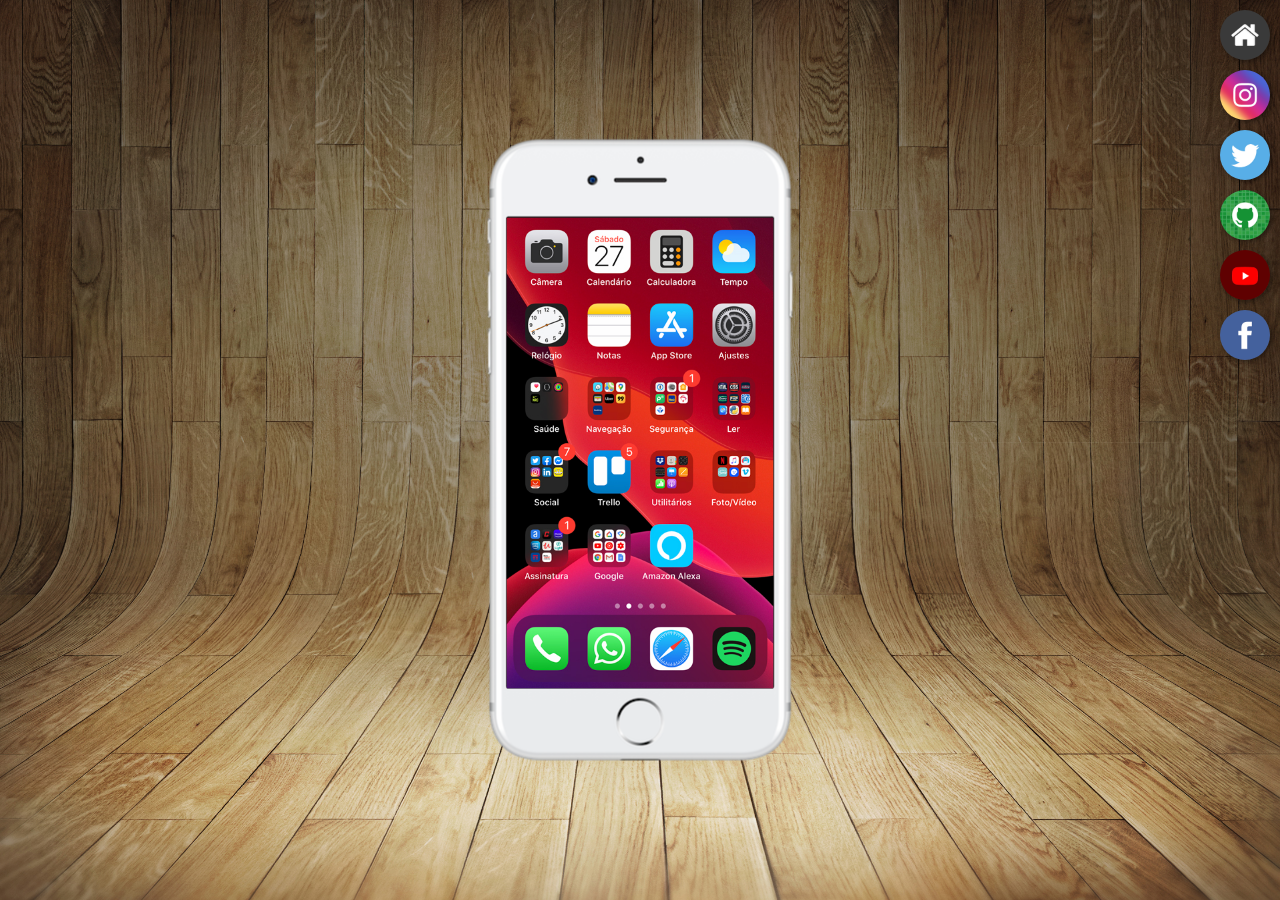
<file: index.html>
<!DOCTYPE html>
<html lang="pt-br">
<head>
    <meta charset="UTF-8">
    <meta http-equiv="X-UA-Compatible" content="IE=edge">
    <meta name="viewport" content="width=device-width, initial-scale=1.0">
    <title>Projeto Redes Sociais</title>
    <link rel="shortcut icon" href="favicon.ico" type="image/x-icon">
    <link rel="stylesheet" href="estilos/style.css">
</head>
<body>
    <main>
        <section id="phone">
            <iframe name="tela" id="tela" src="home.html" frameborder="0"></iframe>
        </section>
        <section id="socialmedia">
            <a href="home.html" target="tela"><img src="imagens/logo-home.jpg" alt="Home"> </a>
            <a href="instagram.html" target="tela"><img src="imagens/logo-instagram.jpg" alt="Instagram"></a>
            <a href="twitter.html" target="tela"><img src="imagens/logo-twitter.jpg" alt="Twitter"></a>
            <a href="github.html" target="tela"><img src="imagens/logo-github.jpg" alt="Github"></a>
            <a href="youtube.html" target="tela"><img src="imagens/logo-youtube.jpg" alt="Youtube"></a>
            <a href="facebook.html" target="tela"><img src="imagens/logo-facebook.jpg" alt="Facebook"></a>
        </section>
    </main>
</body>
</html>
</file>
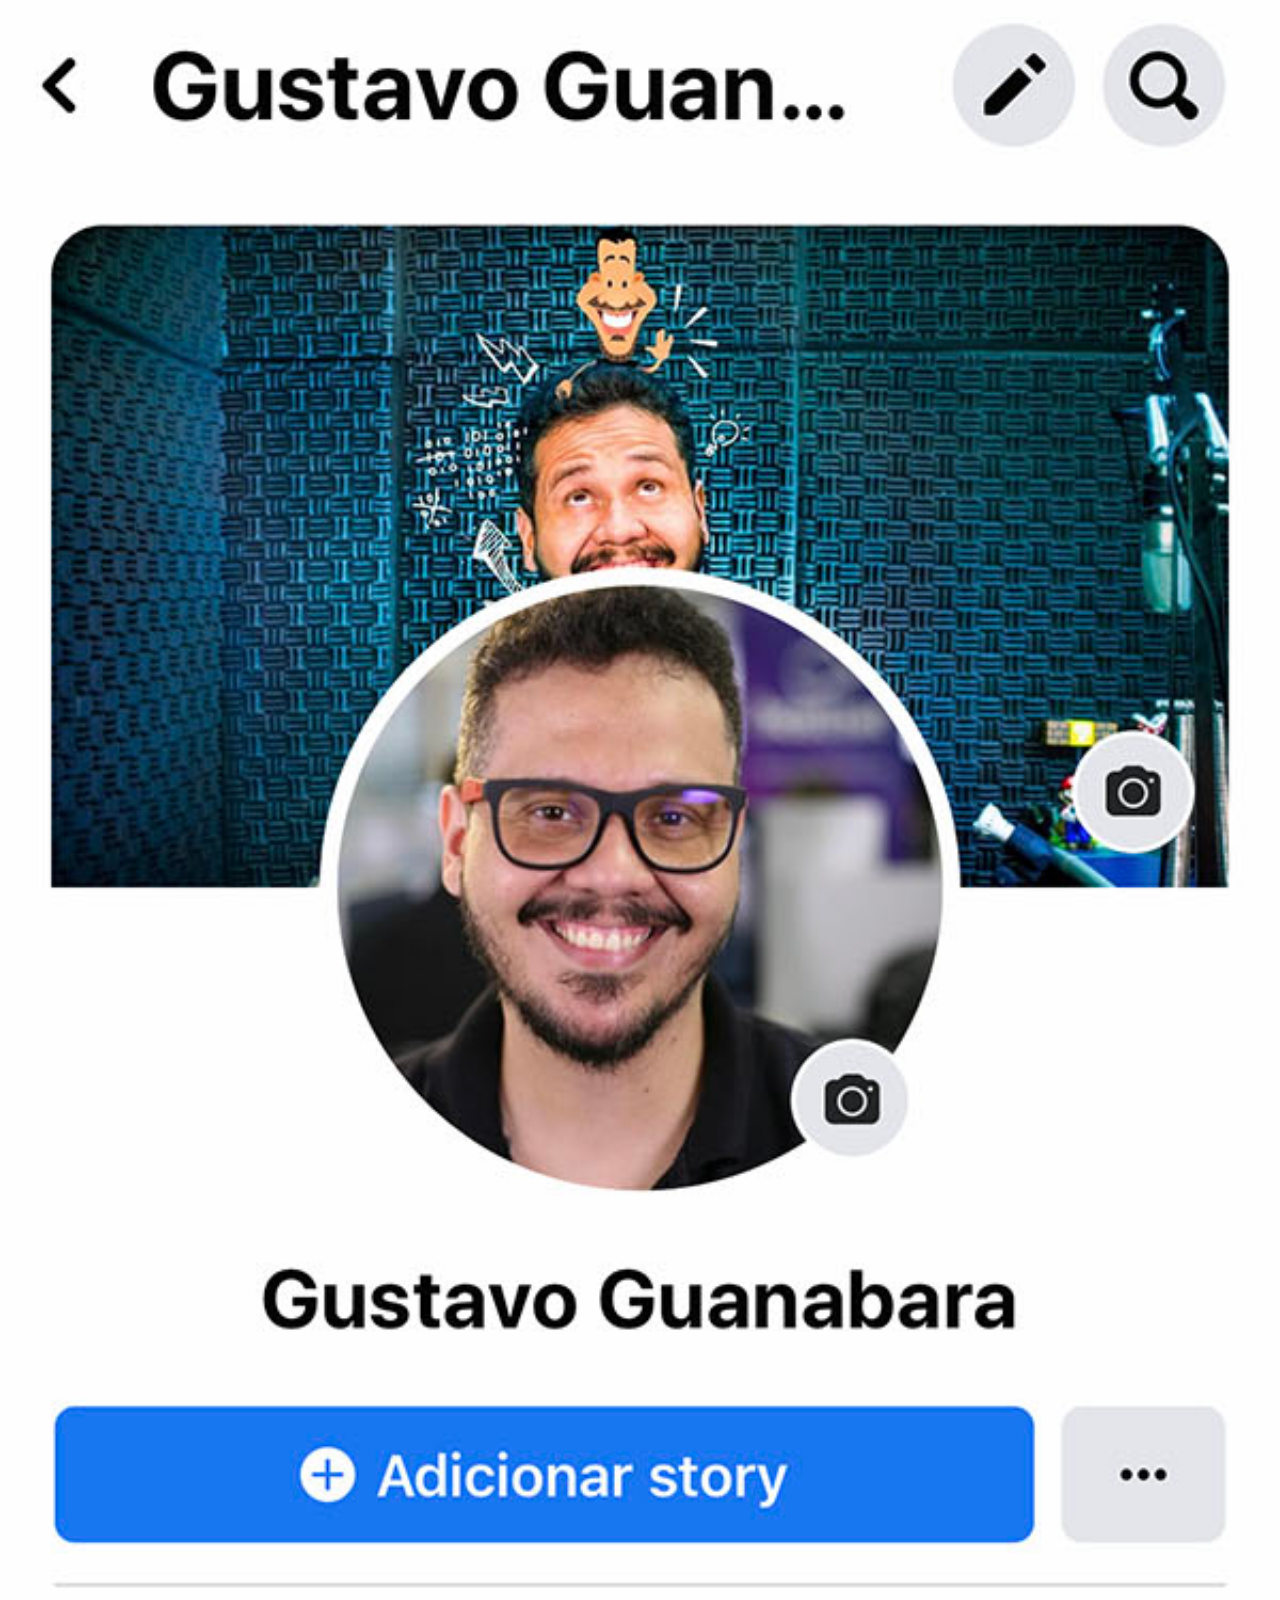
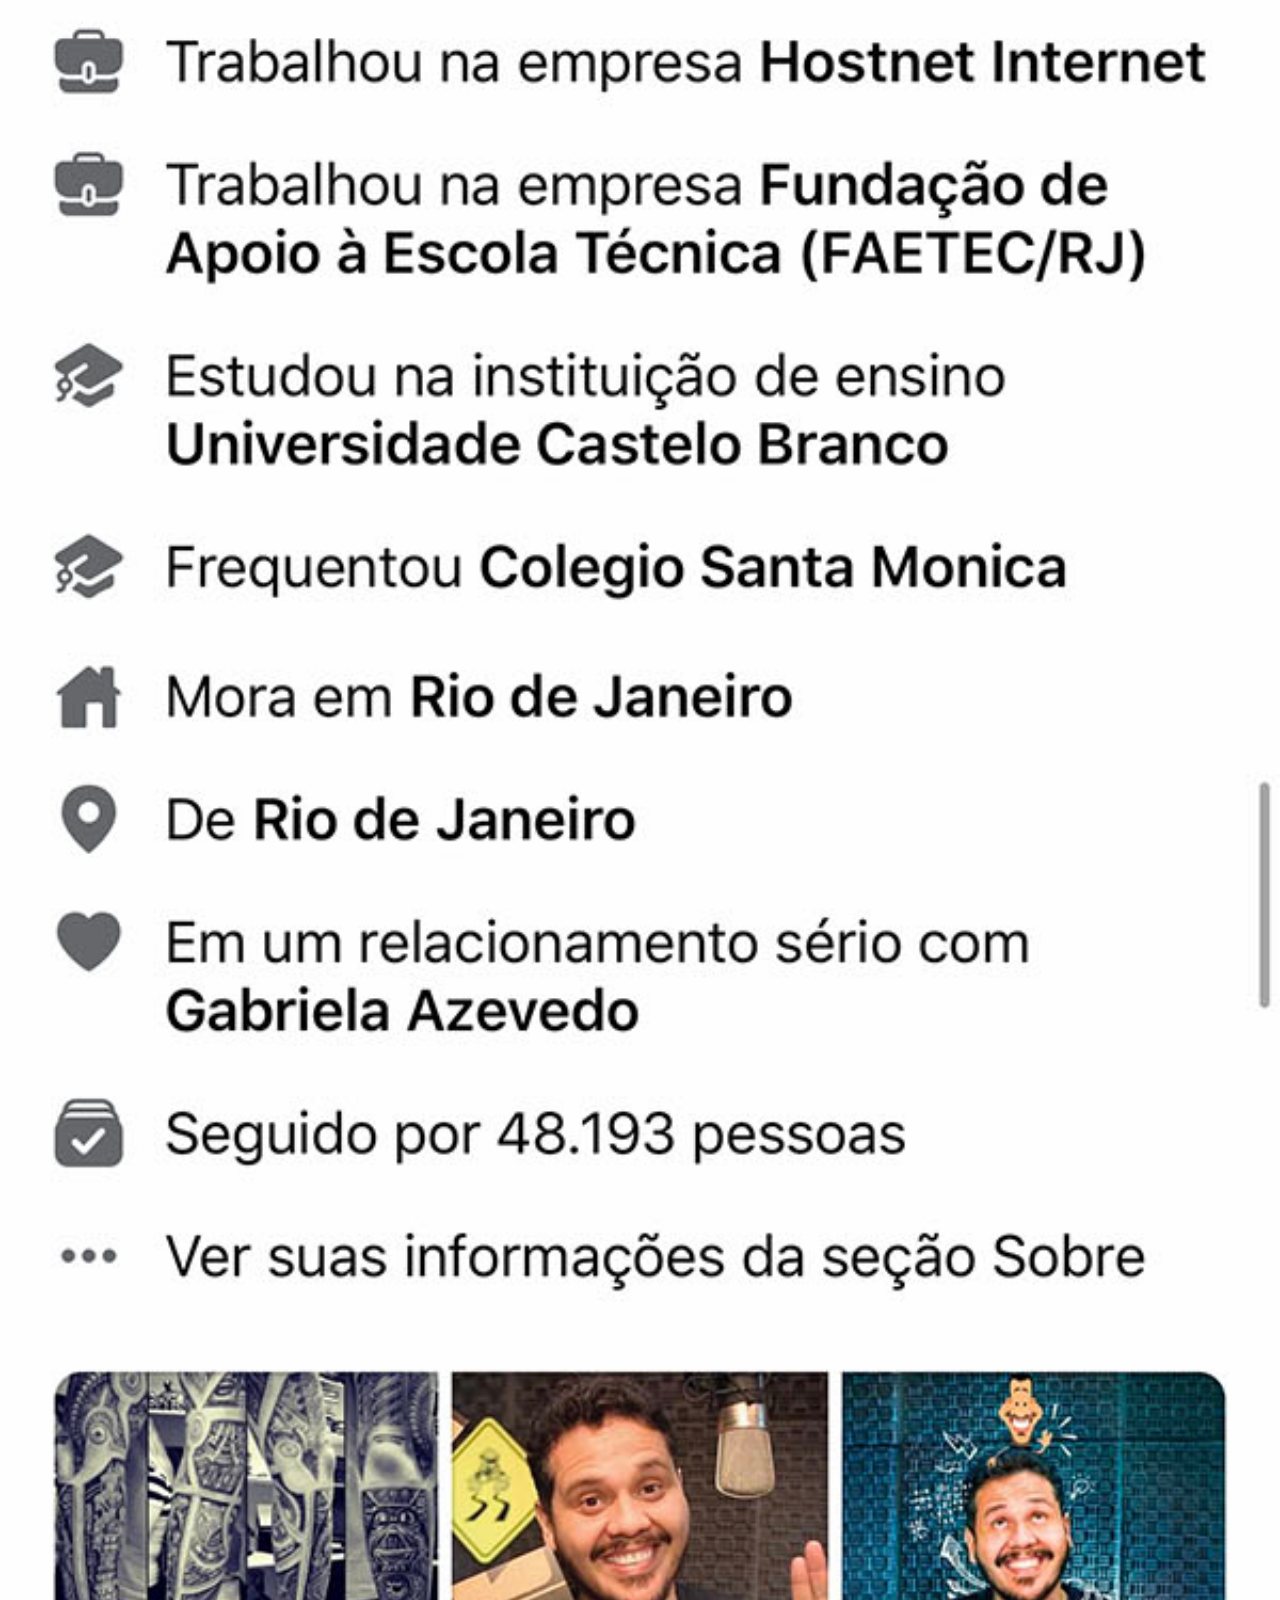
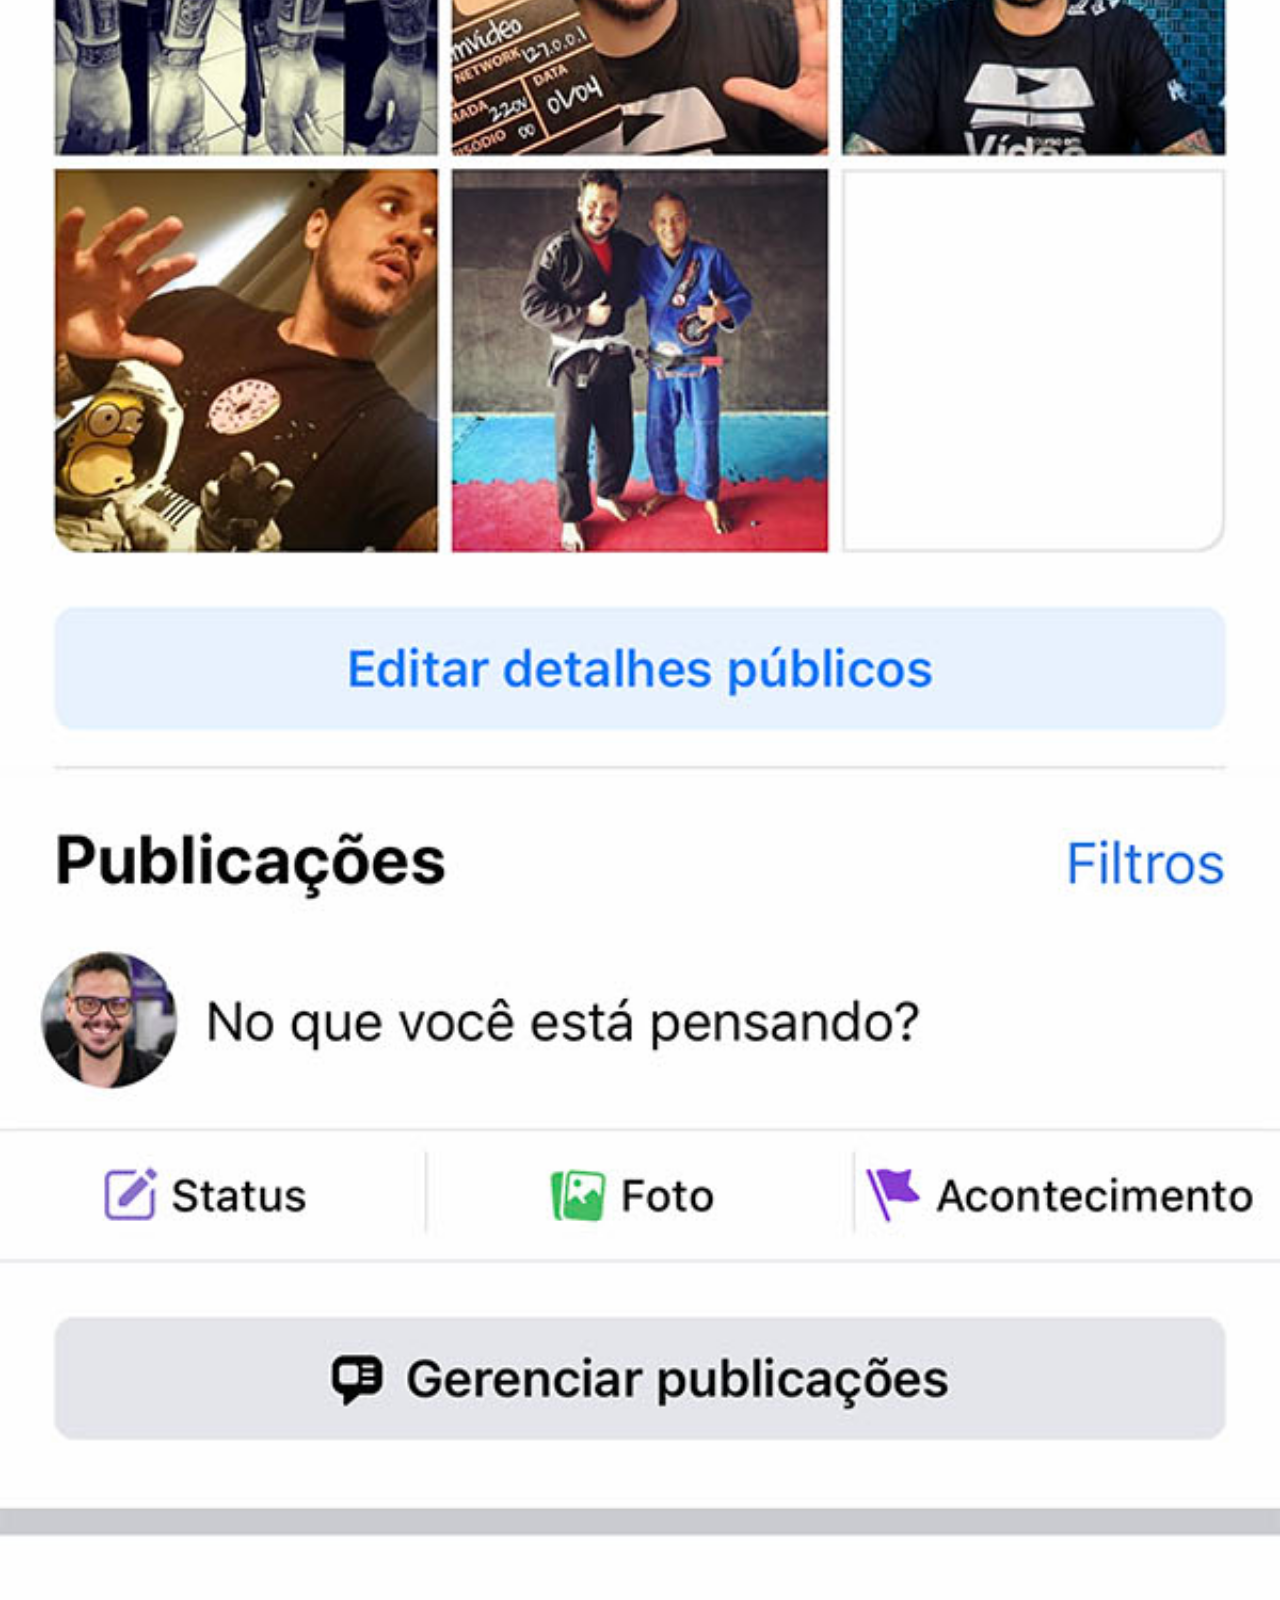
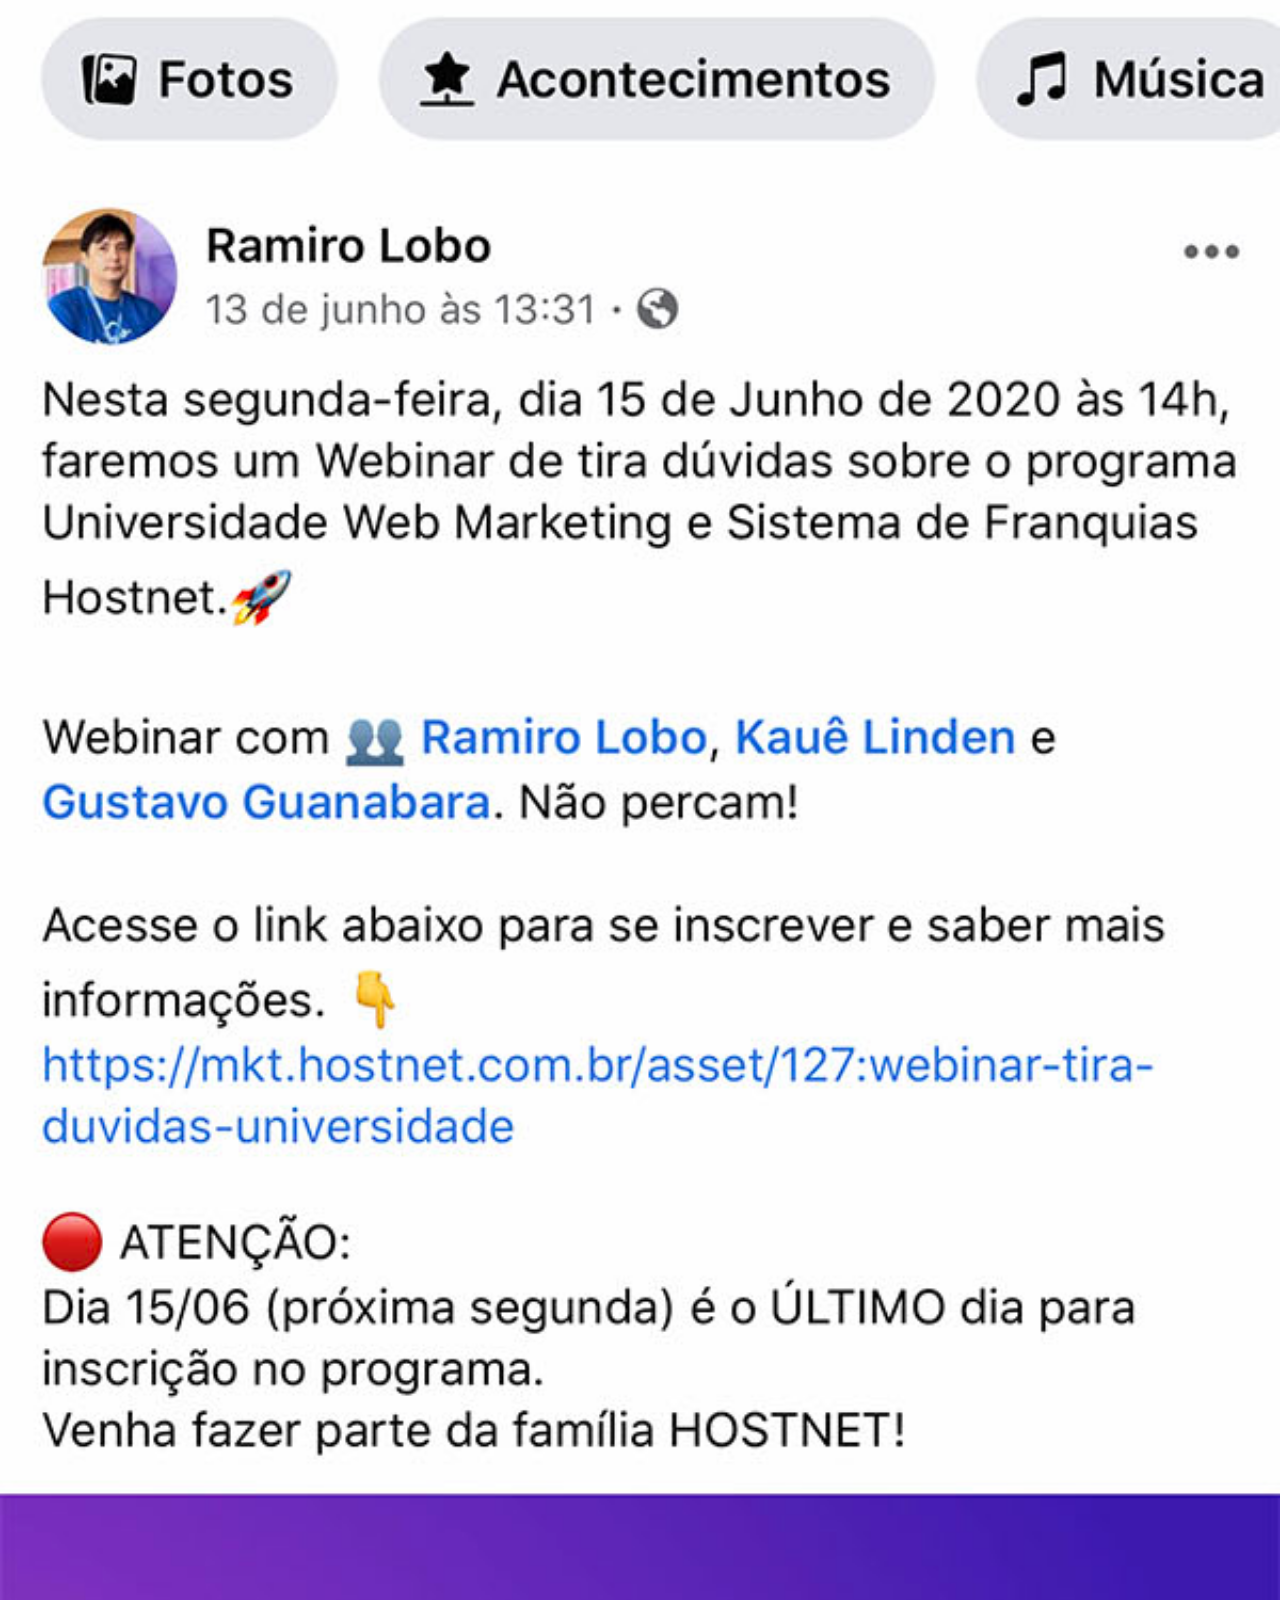
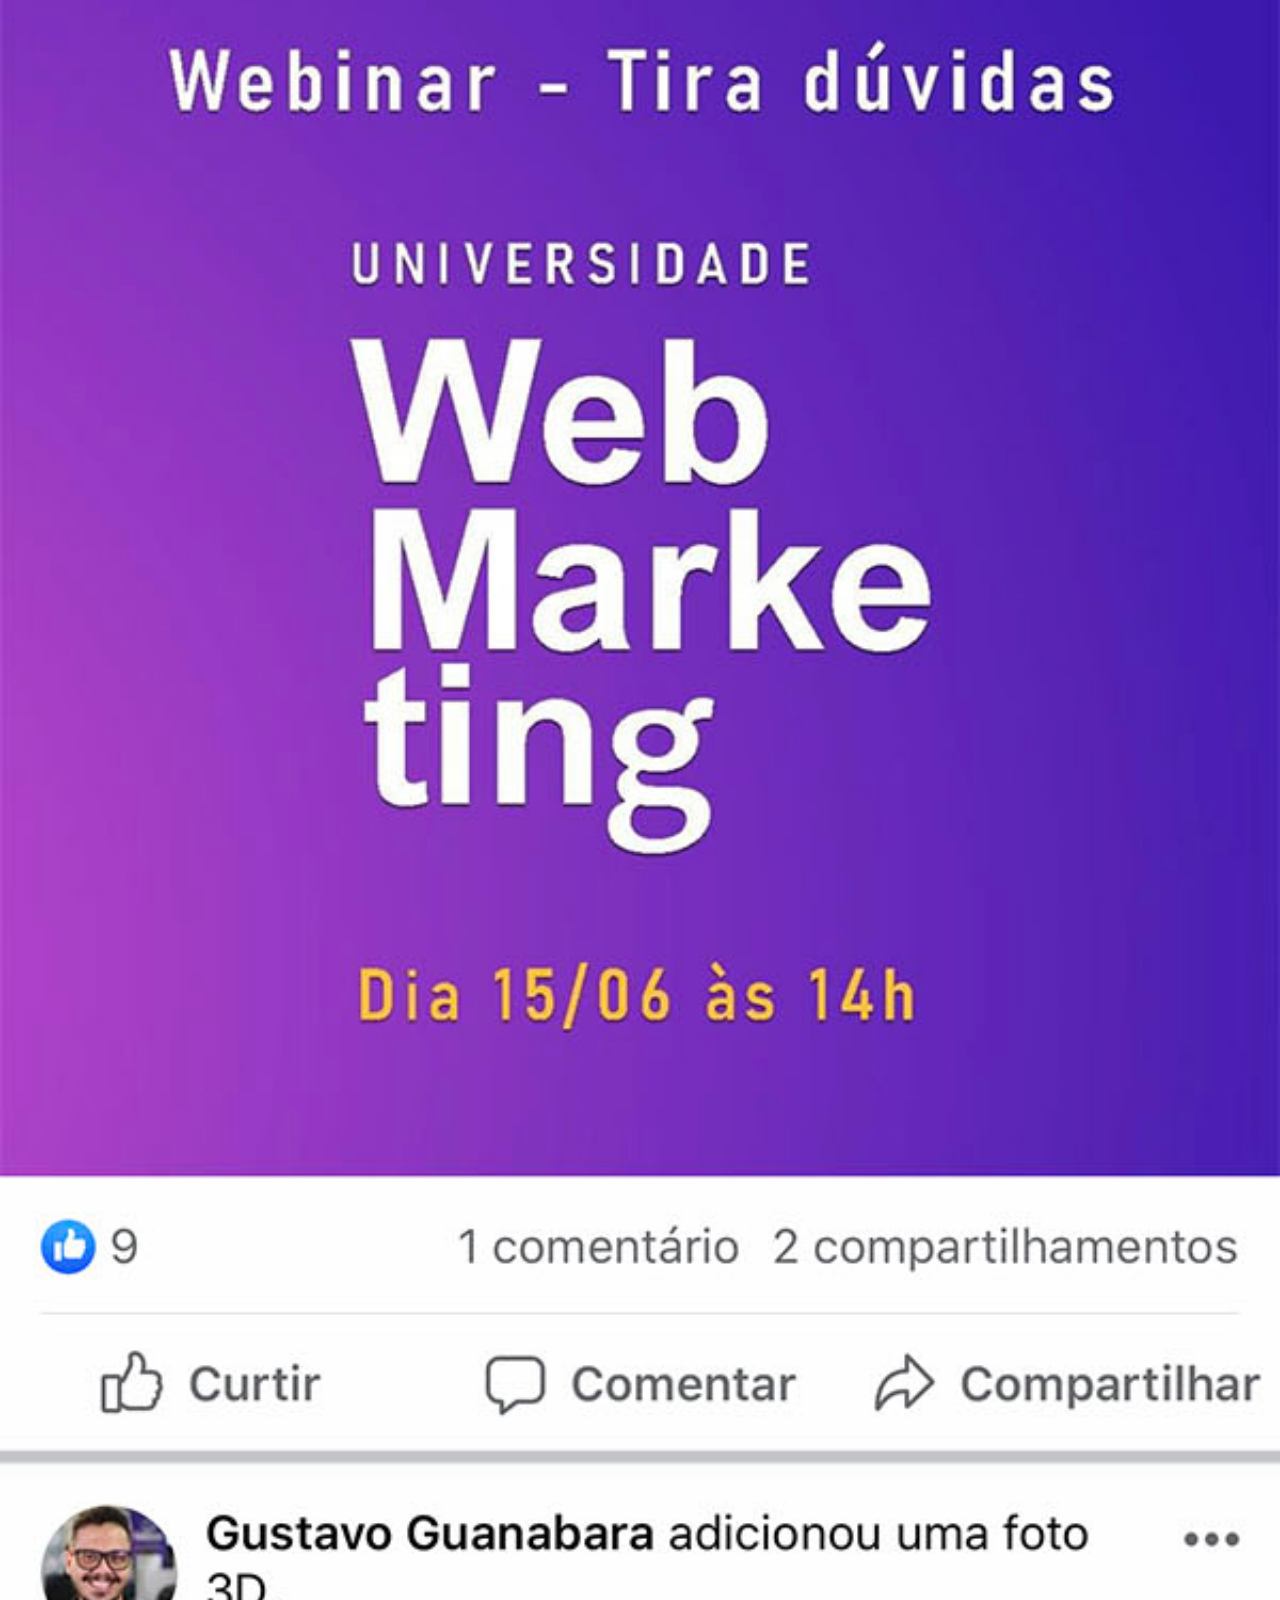
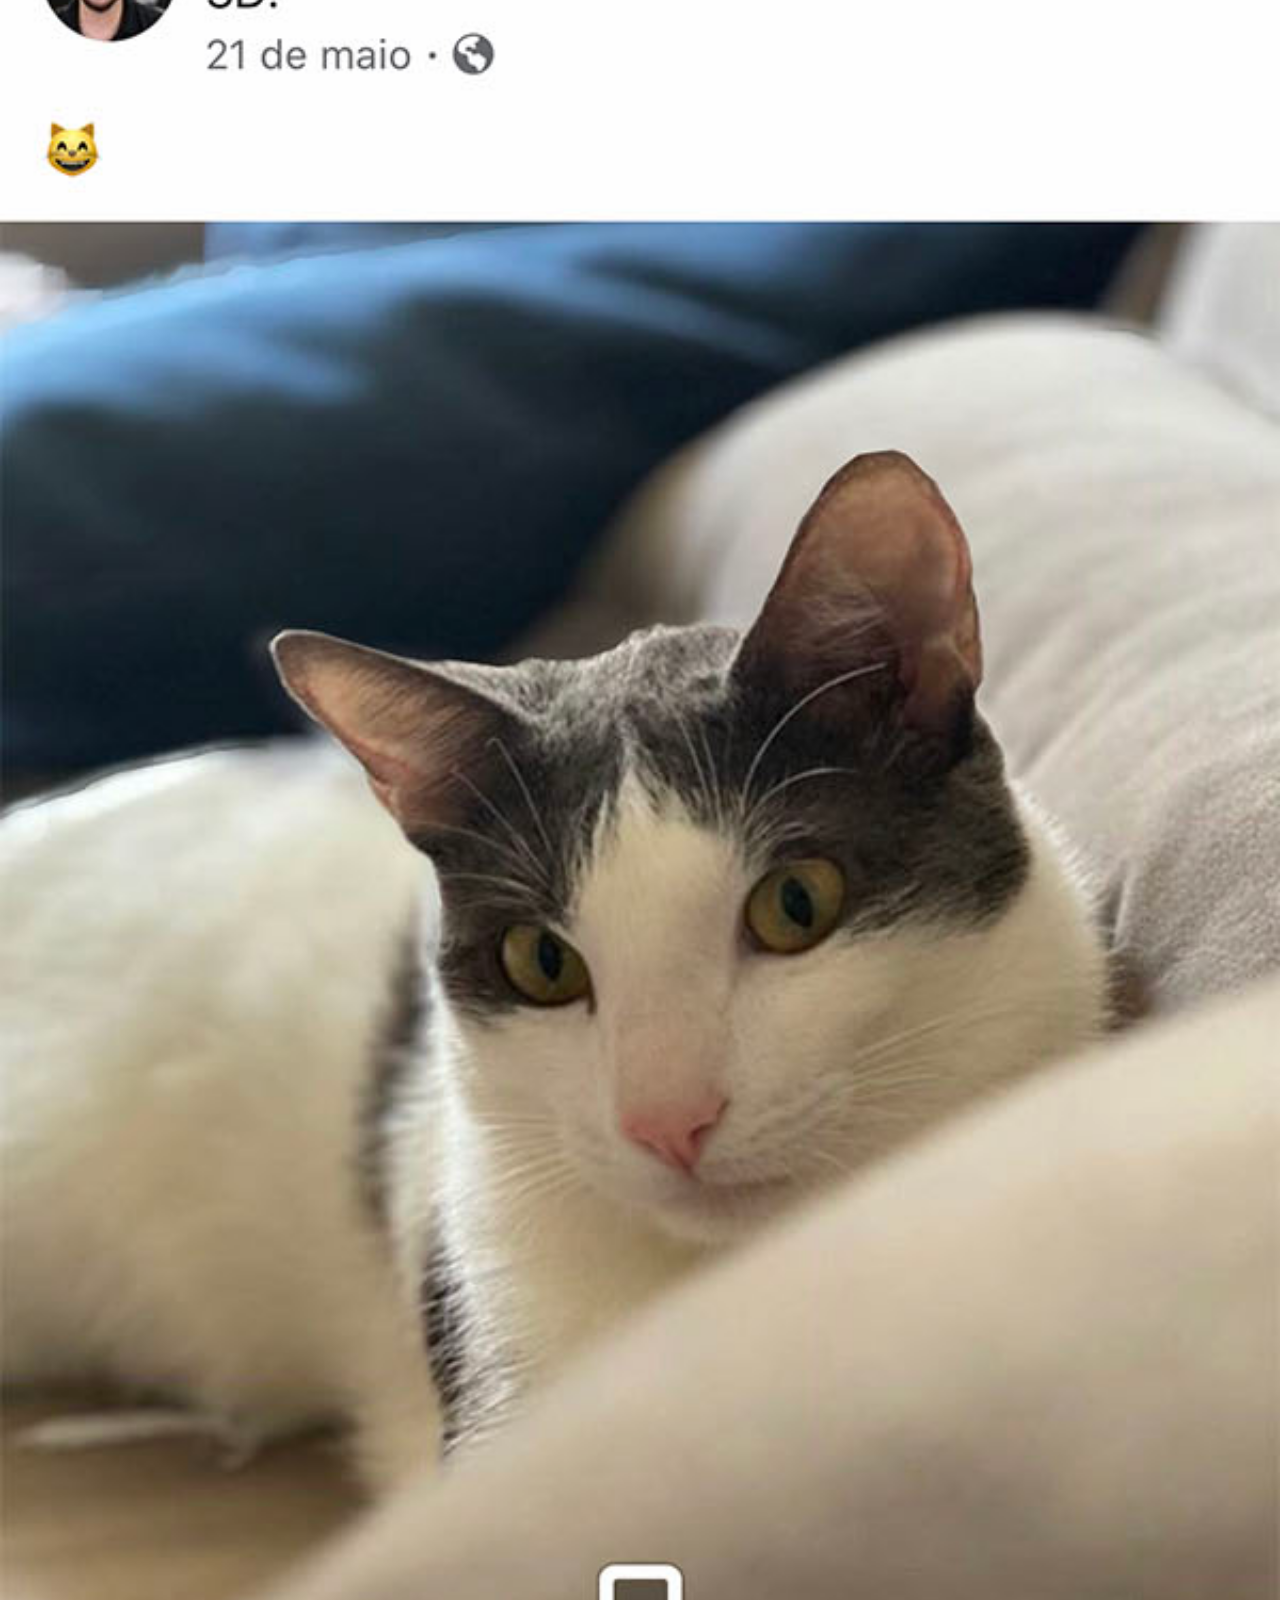
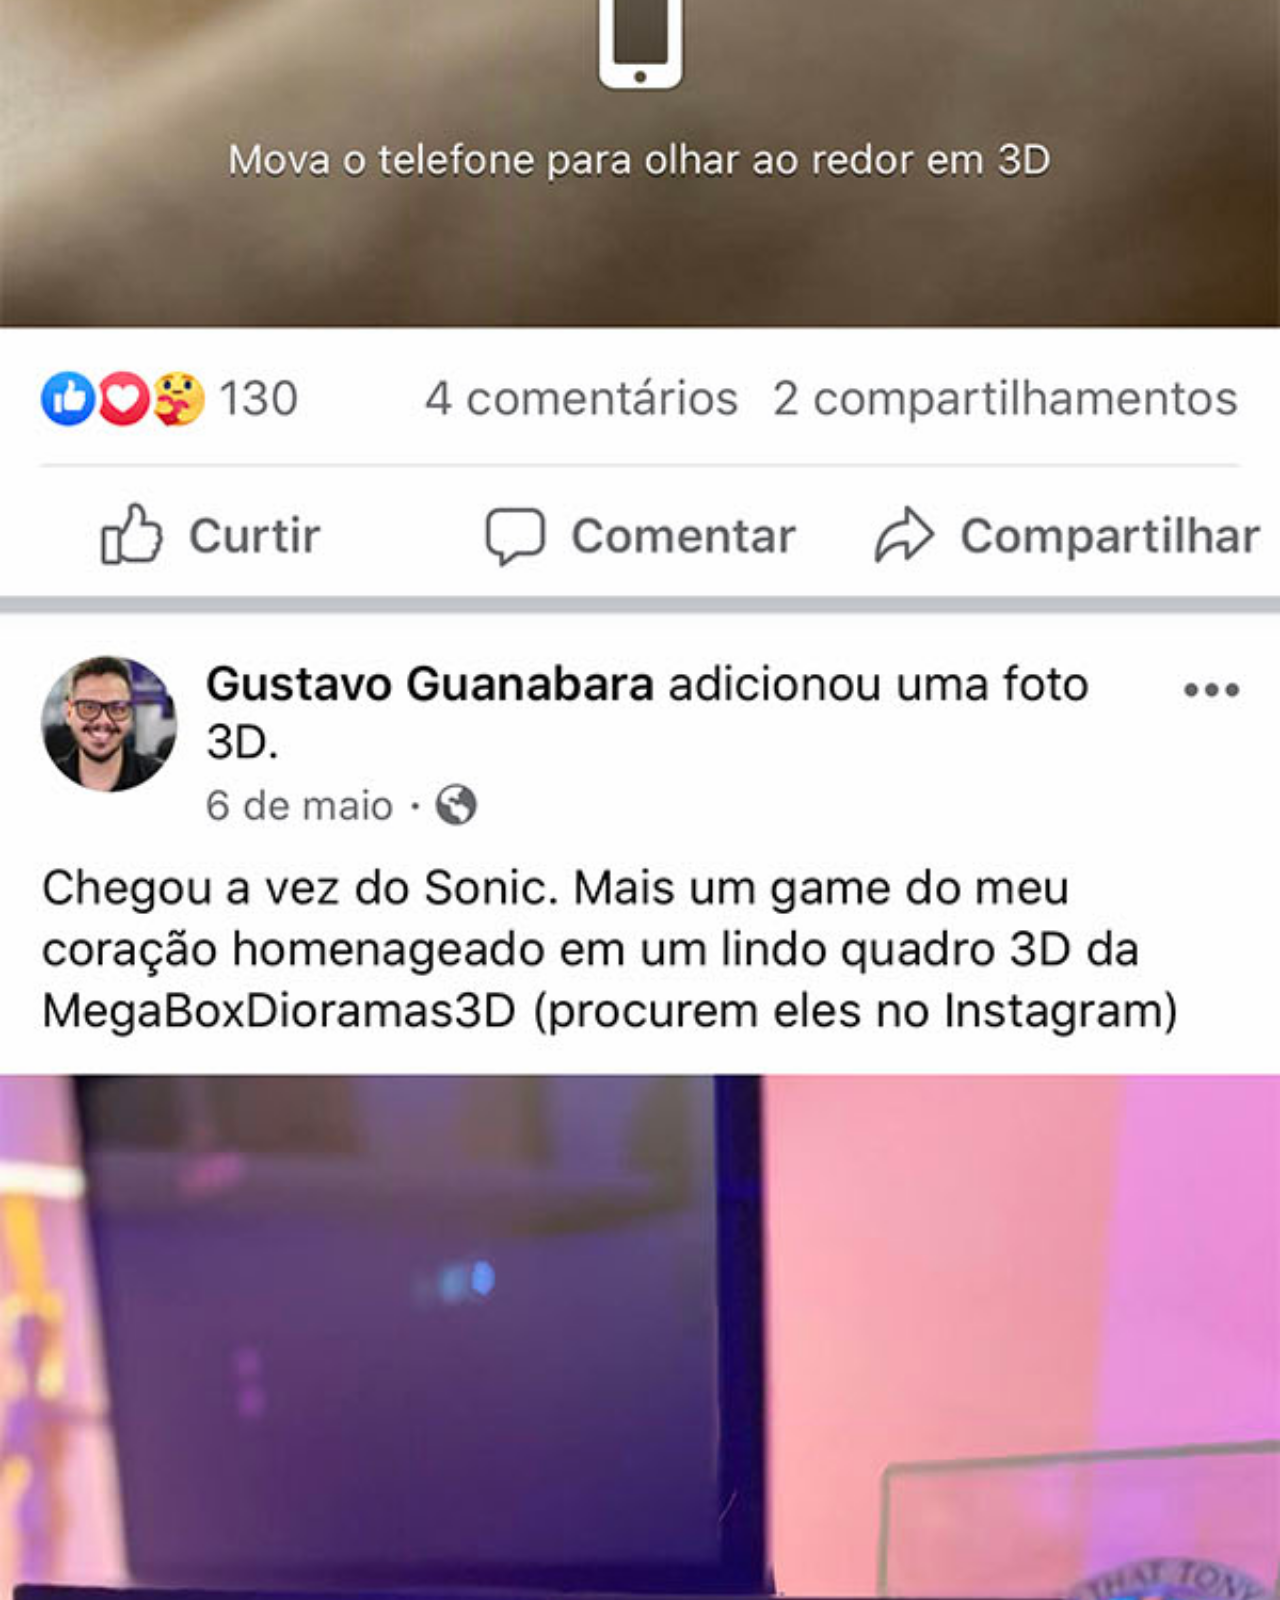
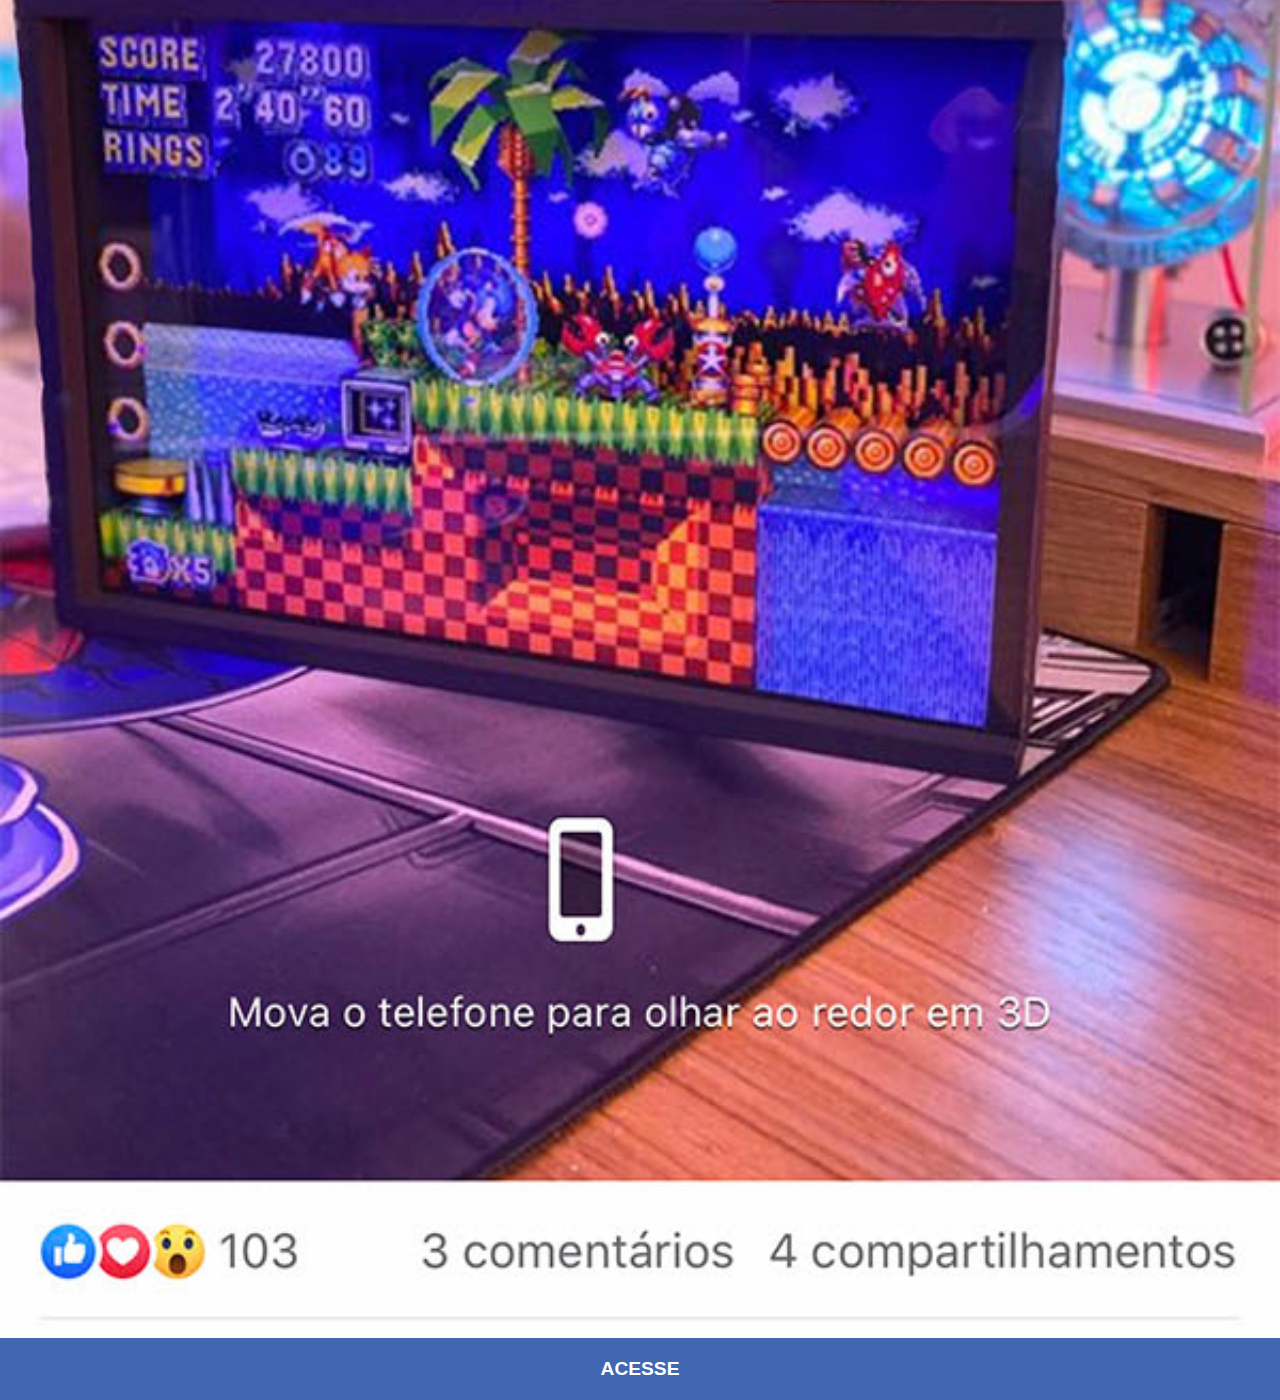
<file: facebook.html>
<!DOCTYPE html>
<html lang="pt-br">
<head>
    <meta charset="UTF-8">
    <meta http-equiv="X-UA-Compatible" content="IE=edge">
    <meta name="viewport" content="width=device-width, initial-scale=1.0">
    <title>Facebook</title>
    <style>

        * {
            margin: 0;
            padding: 0;
            font-family: Arial, Helvetica, sans-serif;
        }

        ::-webkit-scrollbar {
            width: 0px;
            height: 0px;
        }

        img {
            width: 100%;
            display: block;
        }

        a {
            display: block;
            background-color: #4267B2;
            padding: 20px;
            text-align: center;
            text-decoration: none;
            color: white;
            font-weight: bolder;
            font-size: 1.2em;
        }

        a:hover {
            background-color: rgb(40, 40, 136);
            color: white;
        }

    </style>
</head>
<body>
    <img src="imagens/tela-facebook.jpg" alt="Facebook">
    <a href="https://www.facebook.com/gustavoguanabara" target="_blank">ACESSE</a>
</body>
</html>
</file>
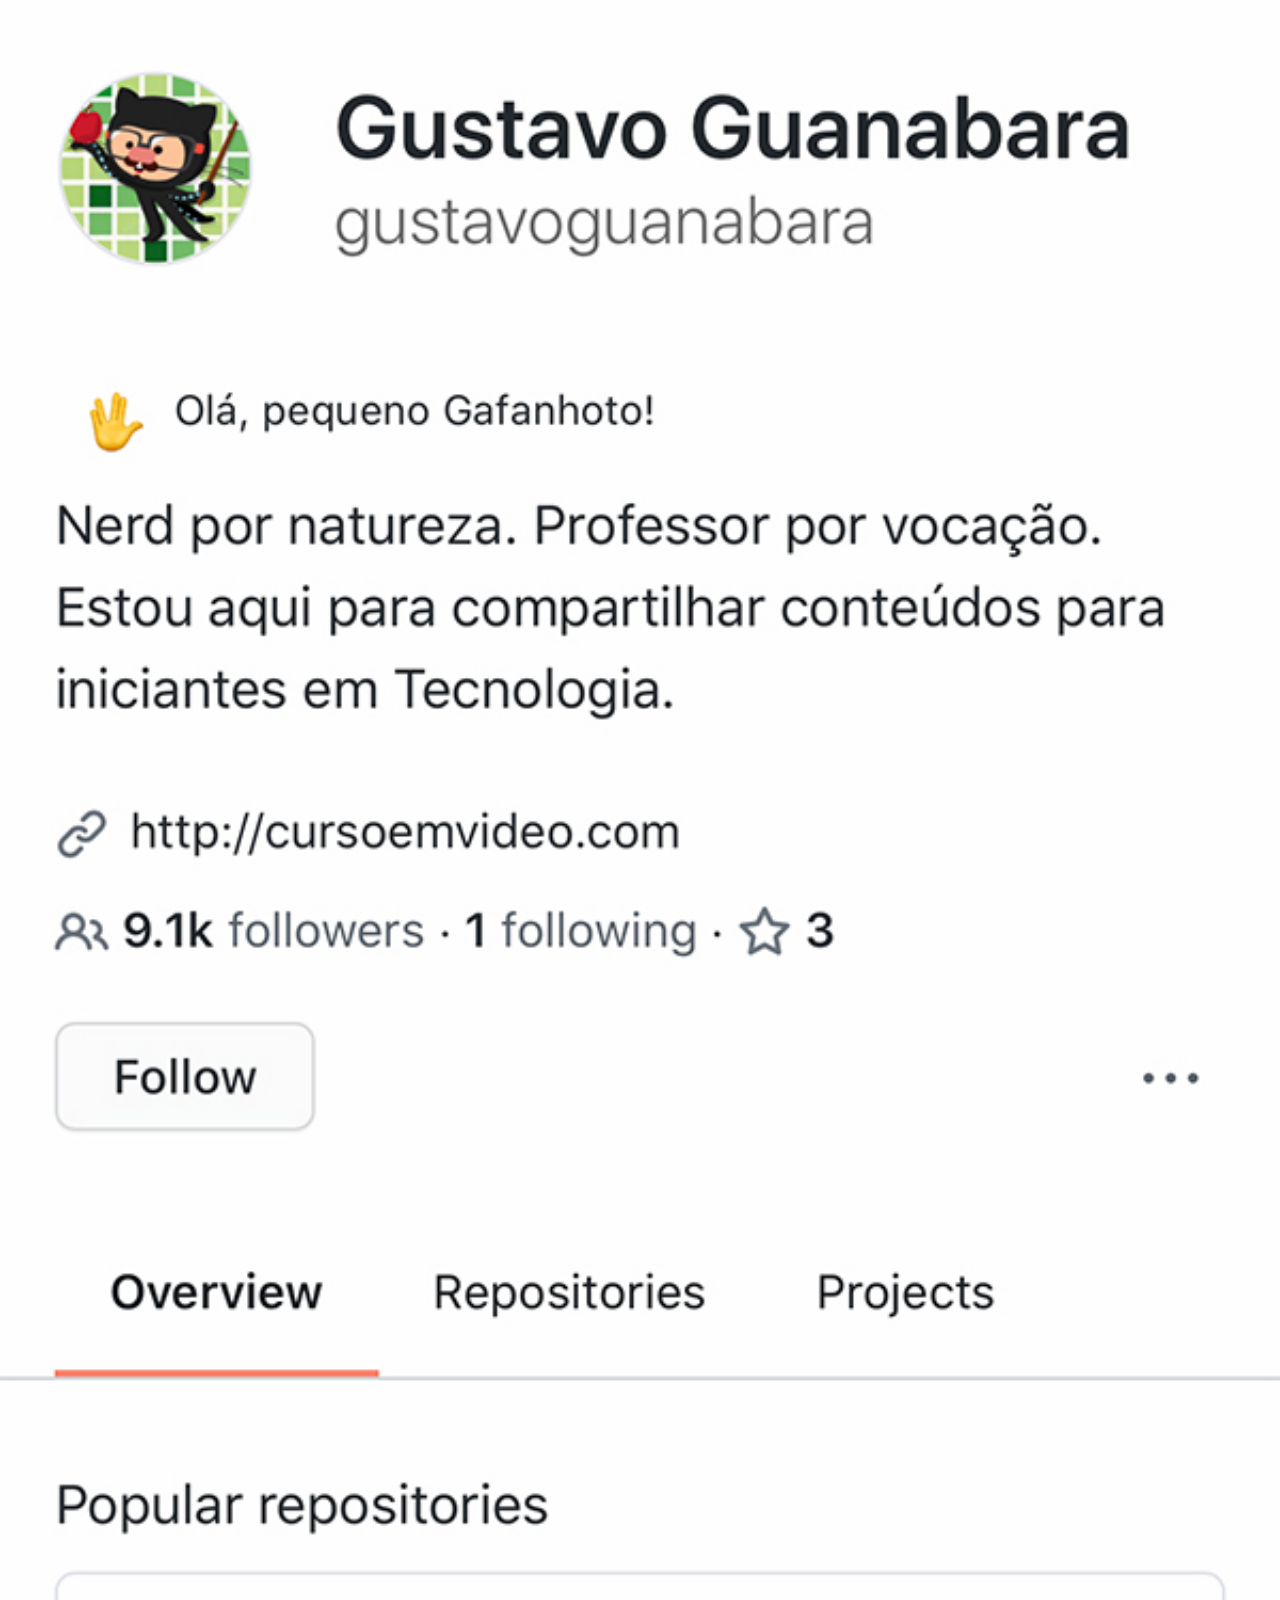
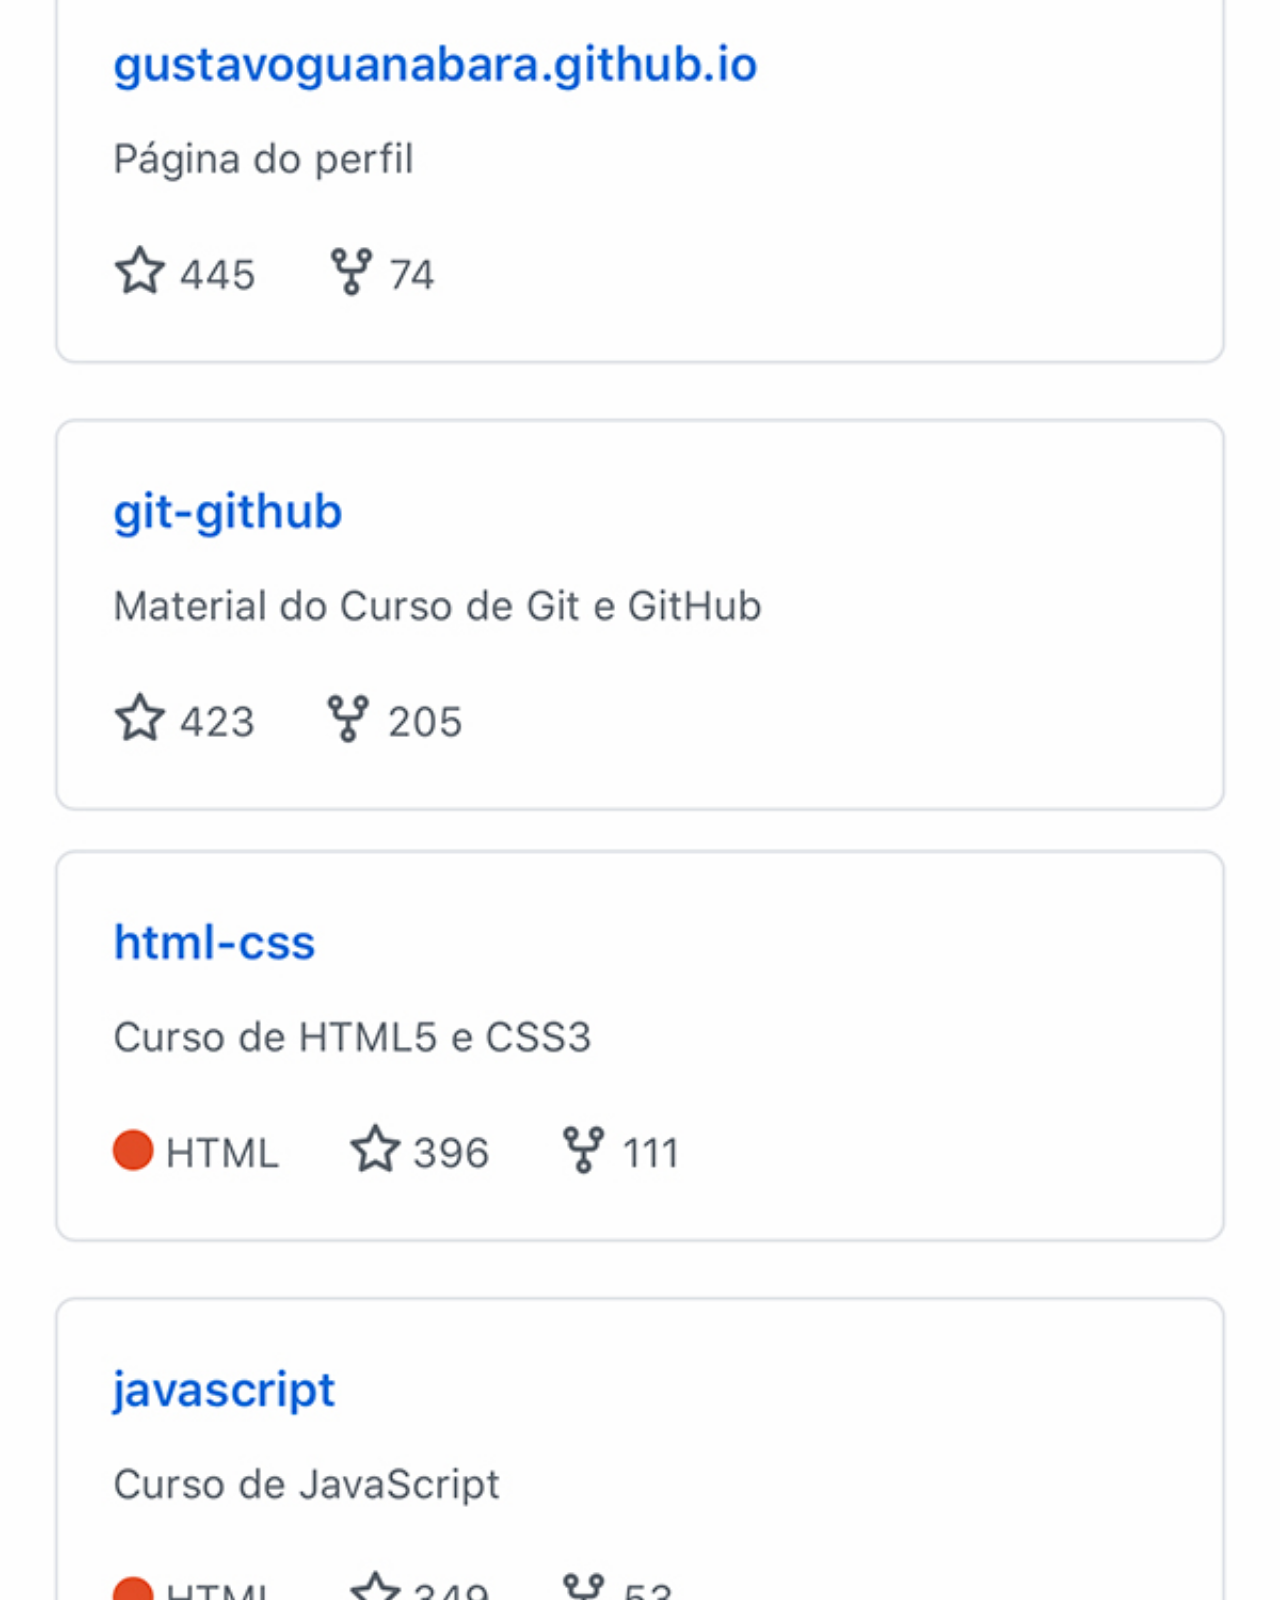
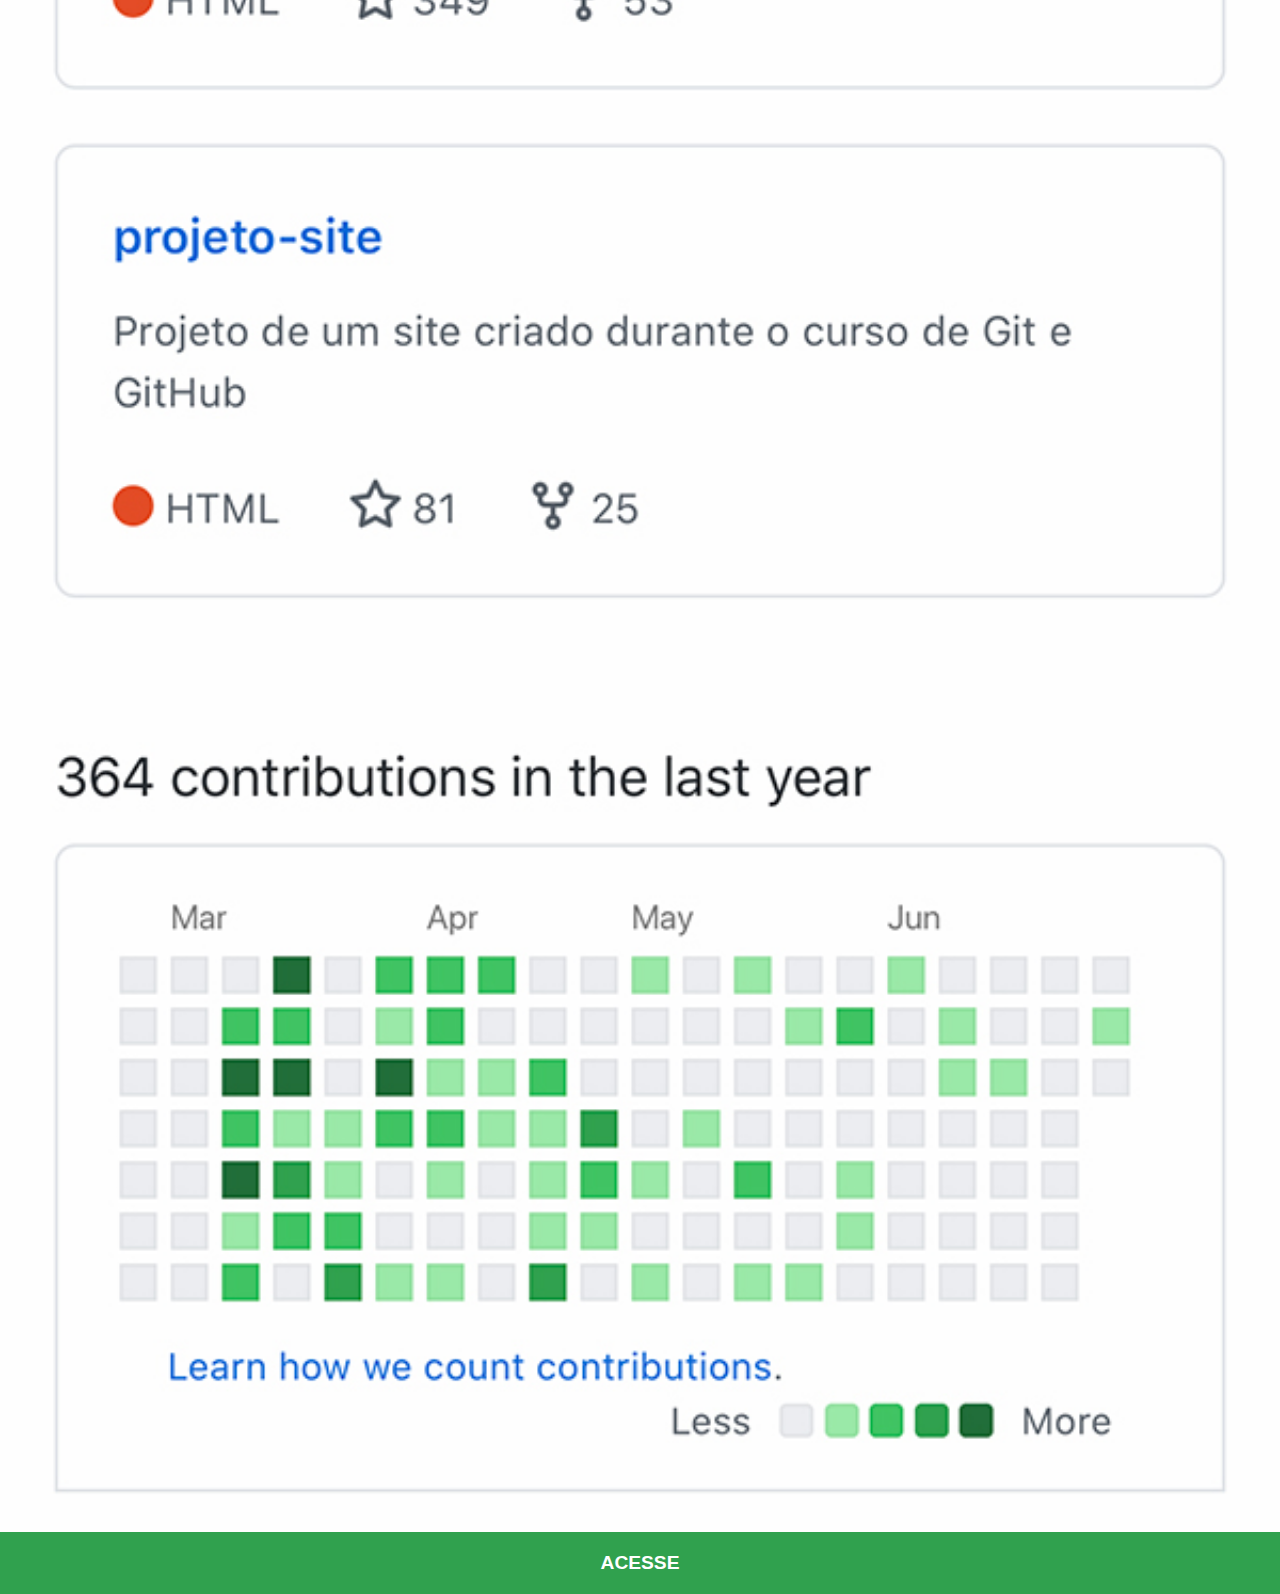
<file: github.html>
<!DOCTYPE html>
<html lang="pt-br">
<head>
    <meta charset="UTF-8">
    <meta http-equiv="X-UA-Compatible" content="IE=edge">
    <meta name="viewport" content="width=device-width, initial-scale=1.0">
    <title>Github</title>
    <style>

        * {
            margin: 0;
            padding: 0;
            font-family: Arial, Helvetica, sans-serif;
        }

        ::-webkit-scrollbar {
            width: 0px;
            height: 0px;
        }

        img {
            display: block;
            width: 100vw;
        }

        a {
            display: block;
            background-color: #30A14E;
            padding: 20px;
            text-align: center;
            text-decoration: none;
            color: white;
            font-weight: bolder;
            font-size: 1.2em;
        }

        a:hover {
            background-color: #0E4429;
        }

    </style>
</head>
<body>
    <img src="imagens/tela-github.jpg" alt="Github">
    <a href="https://gustavoguanabara.github.io/" target="_blank">ACESSE</a>
</body>
</html>
</file>
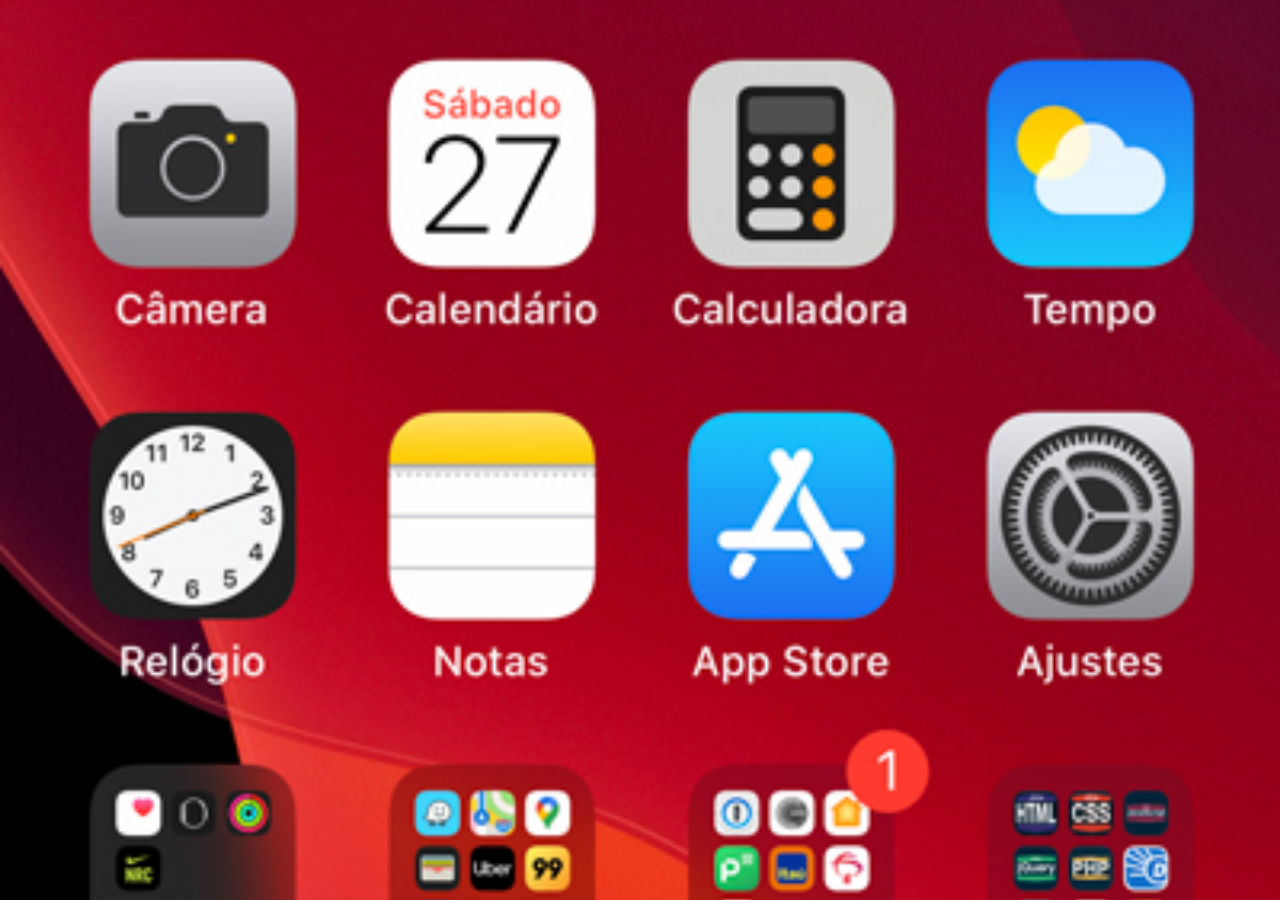
<file: home.html>
<!DOCTYPE html>
<html lang="pt-br">
<head>
    <meta charset="UTF-8">
    <meta http-equiv="X-UA-Compatible" content="IE=edge">
    <meta name="viewport" content="width=device-width, initial-scale=1.0">
    <title>Home</title>
    <style>

        *{
            margin: 0;
            padding: 0;
        }

        body {
            height: 100vh;
            width: 100vw;
            background: black url(imagens/tela-home.jpg) no-repeat center top;
            background-size: cover;
        }

    </style>
</head>
<body>
    
</body>
</html>
</file>
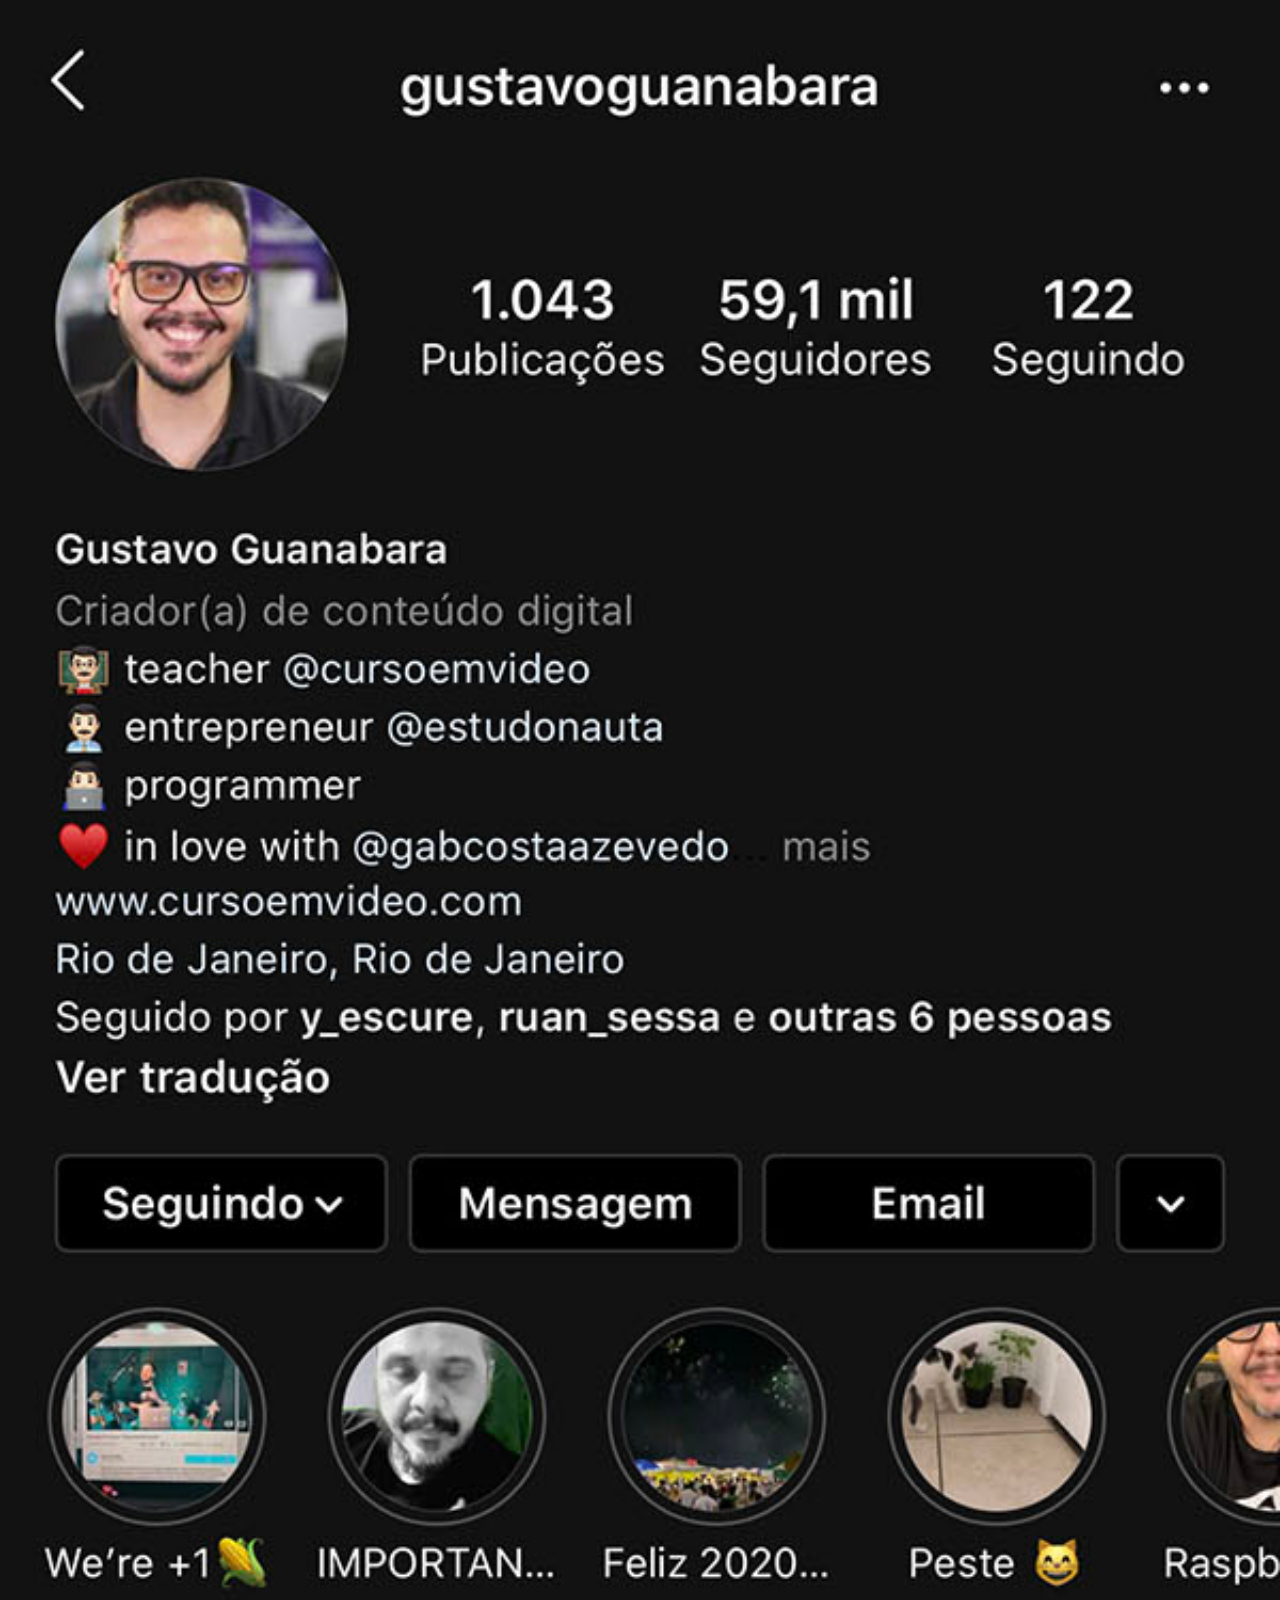
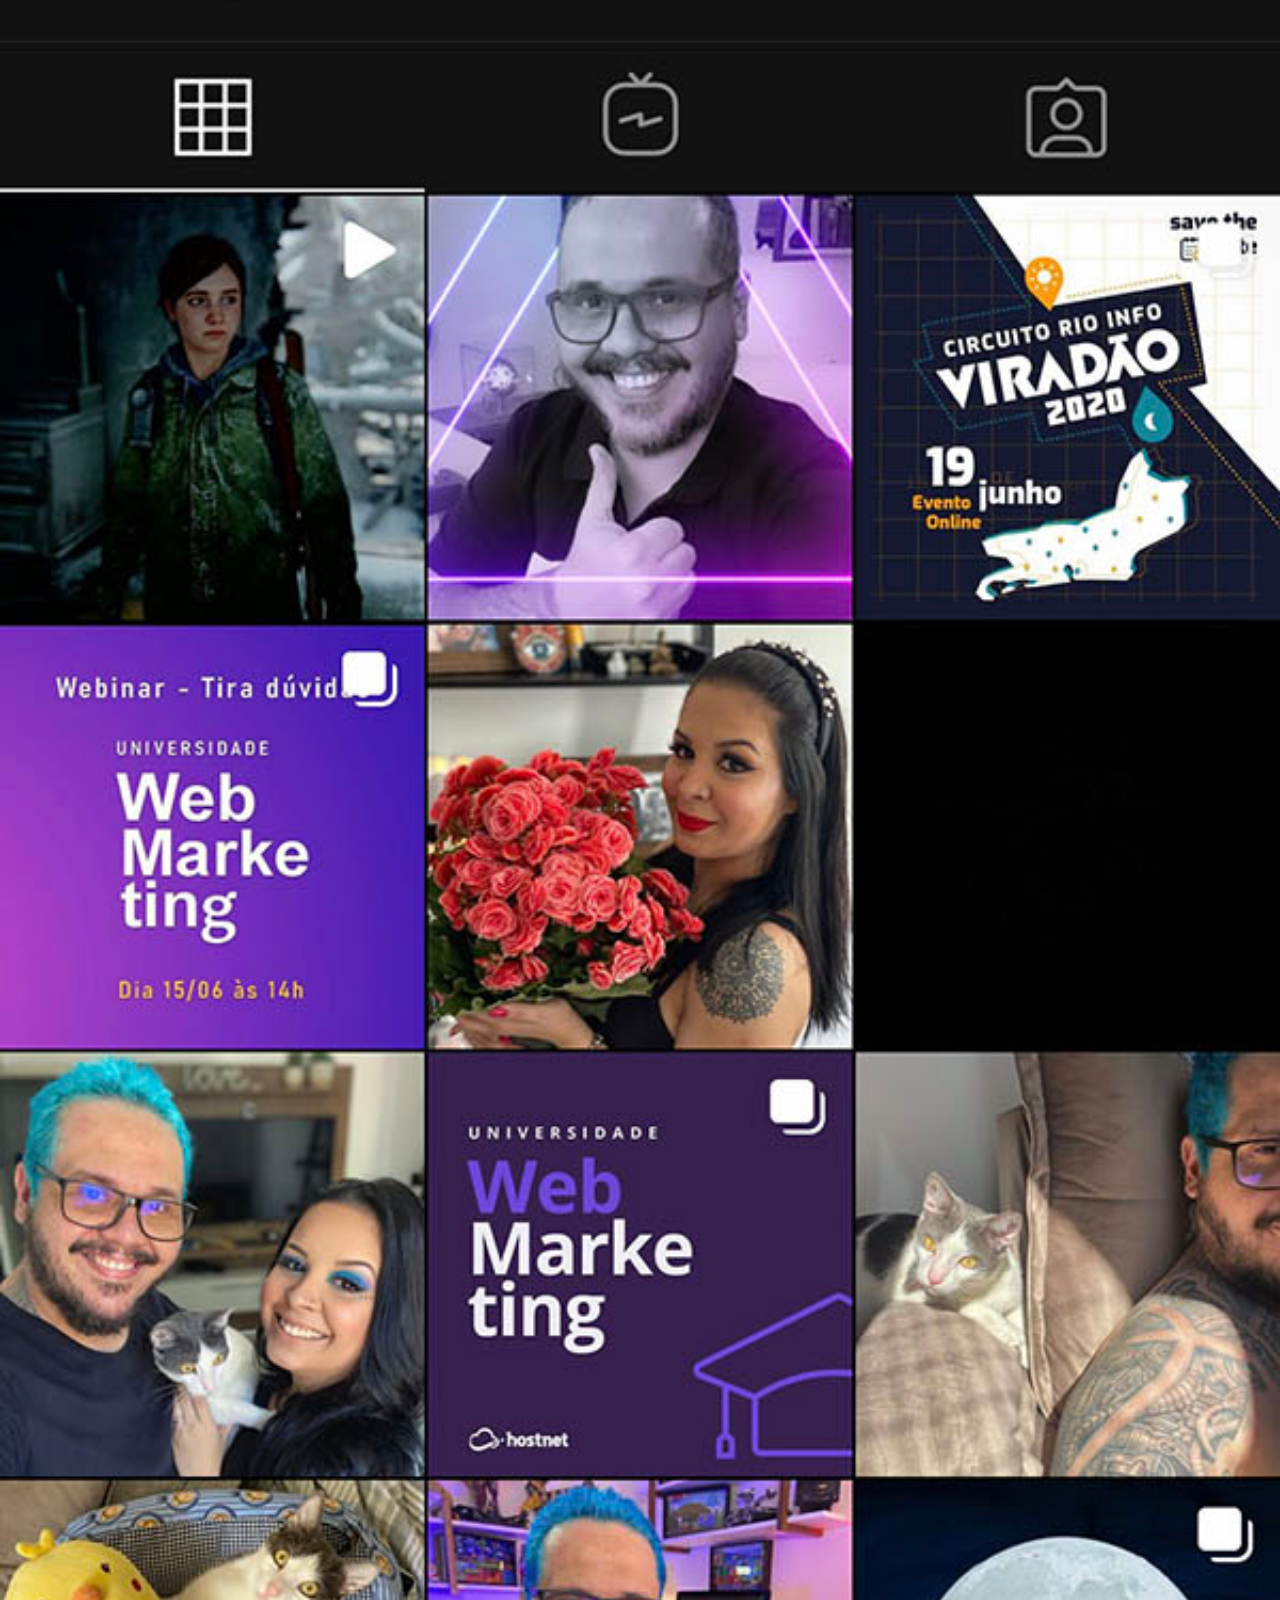
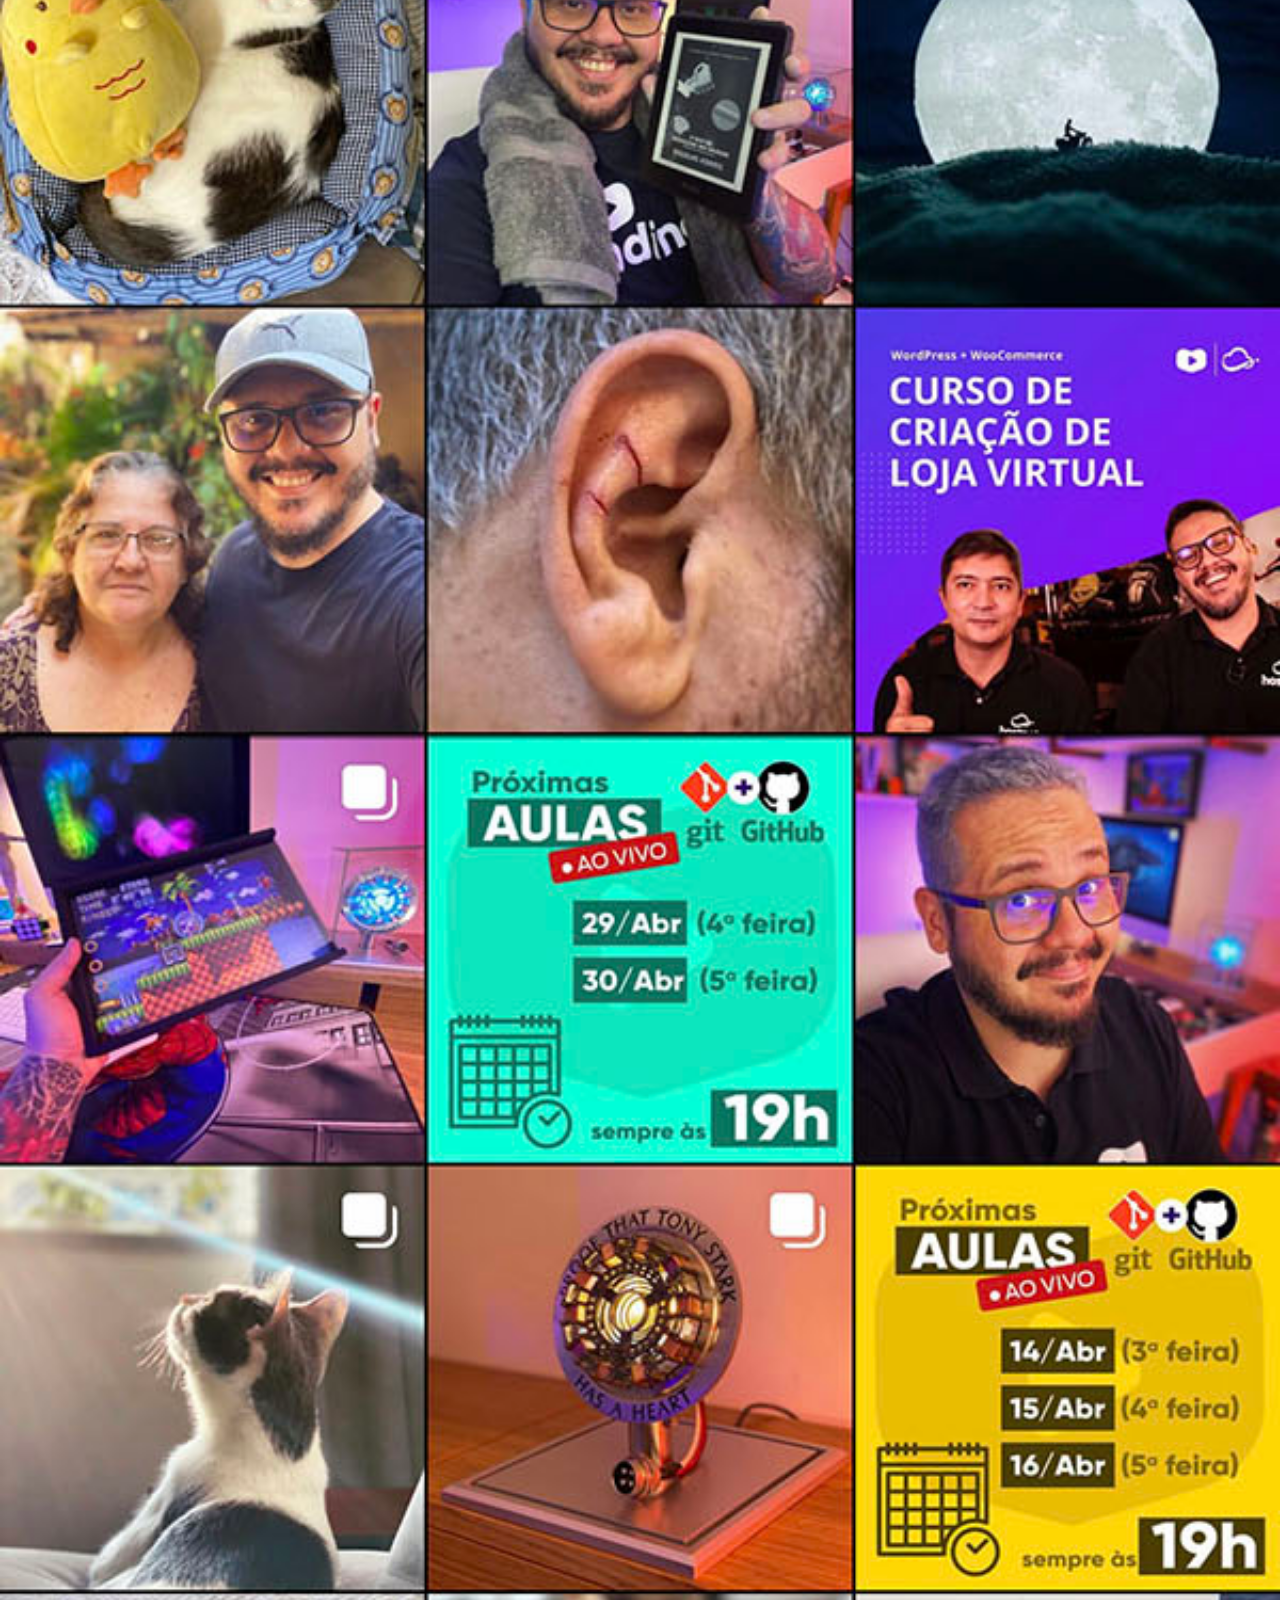
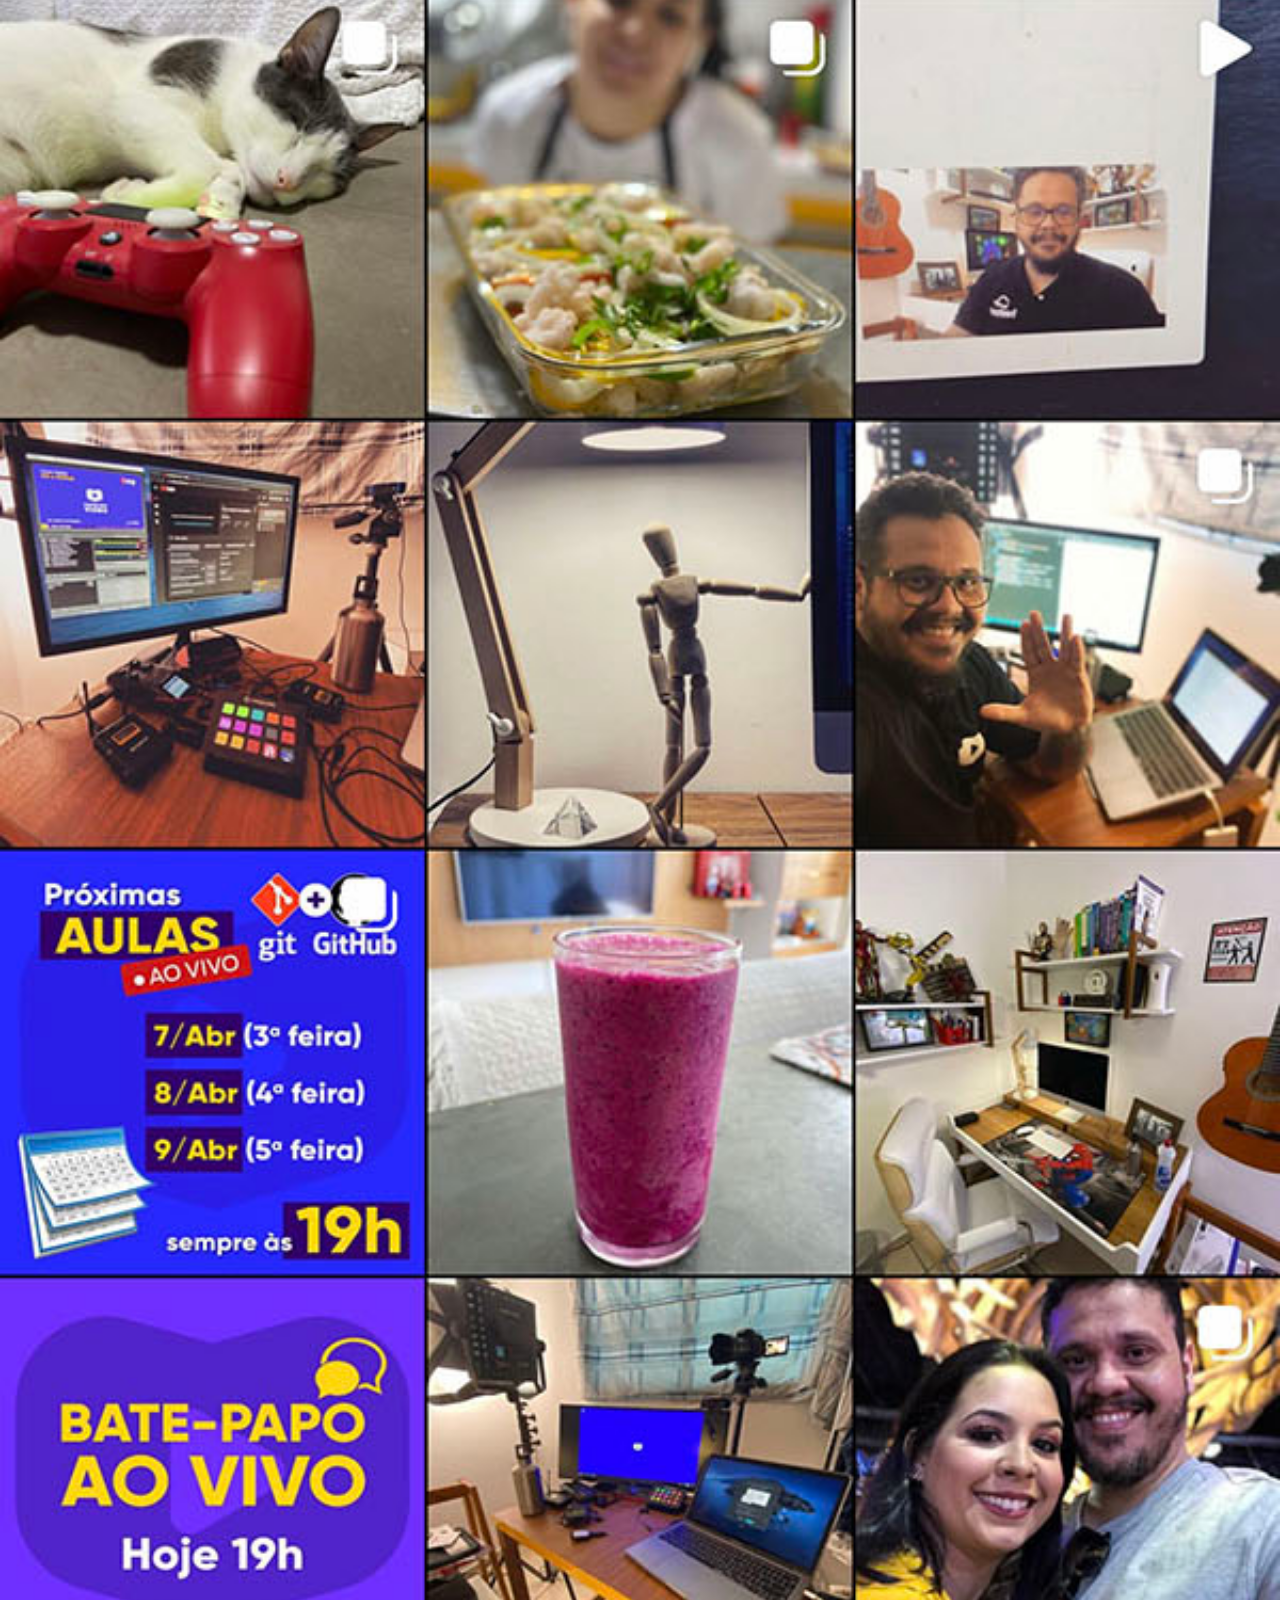
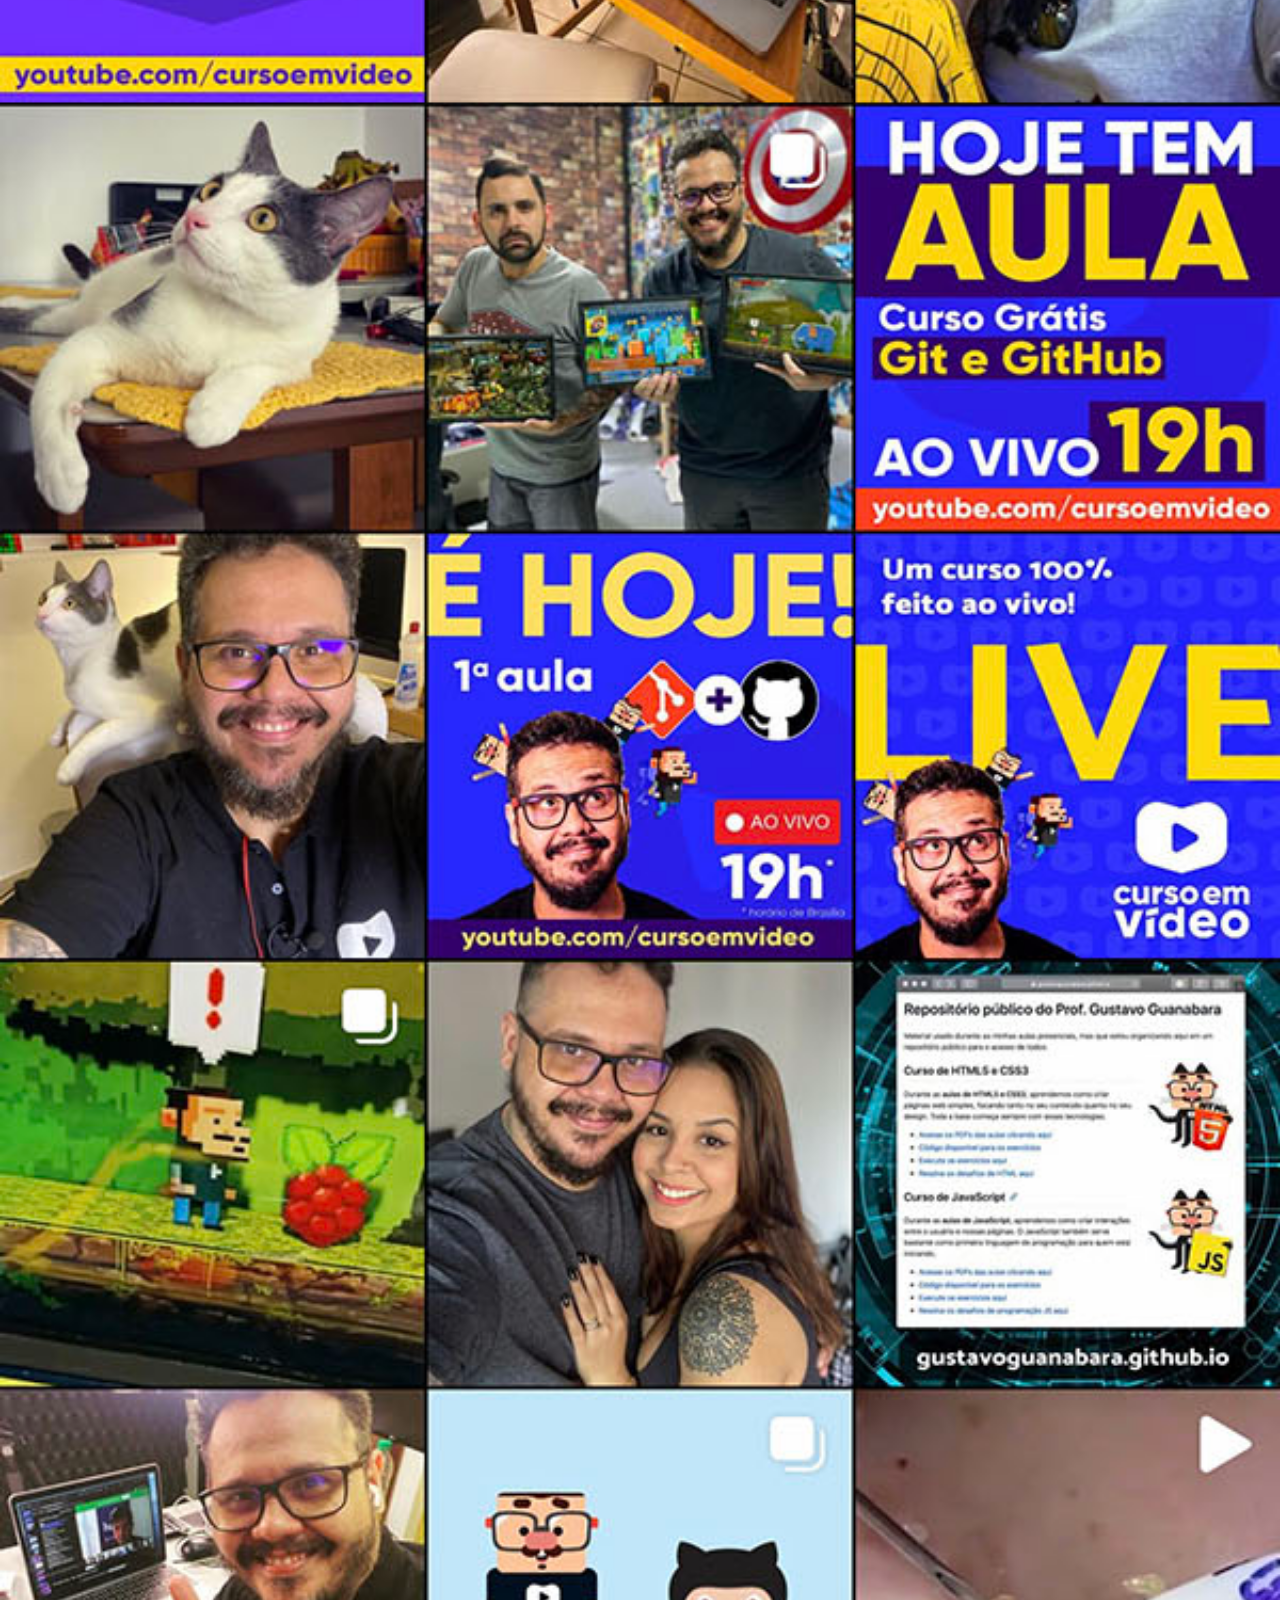
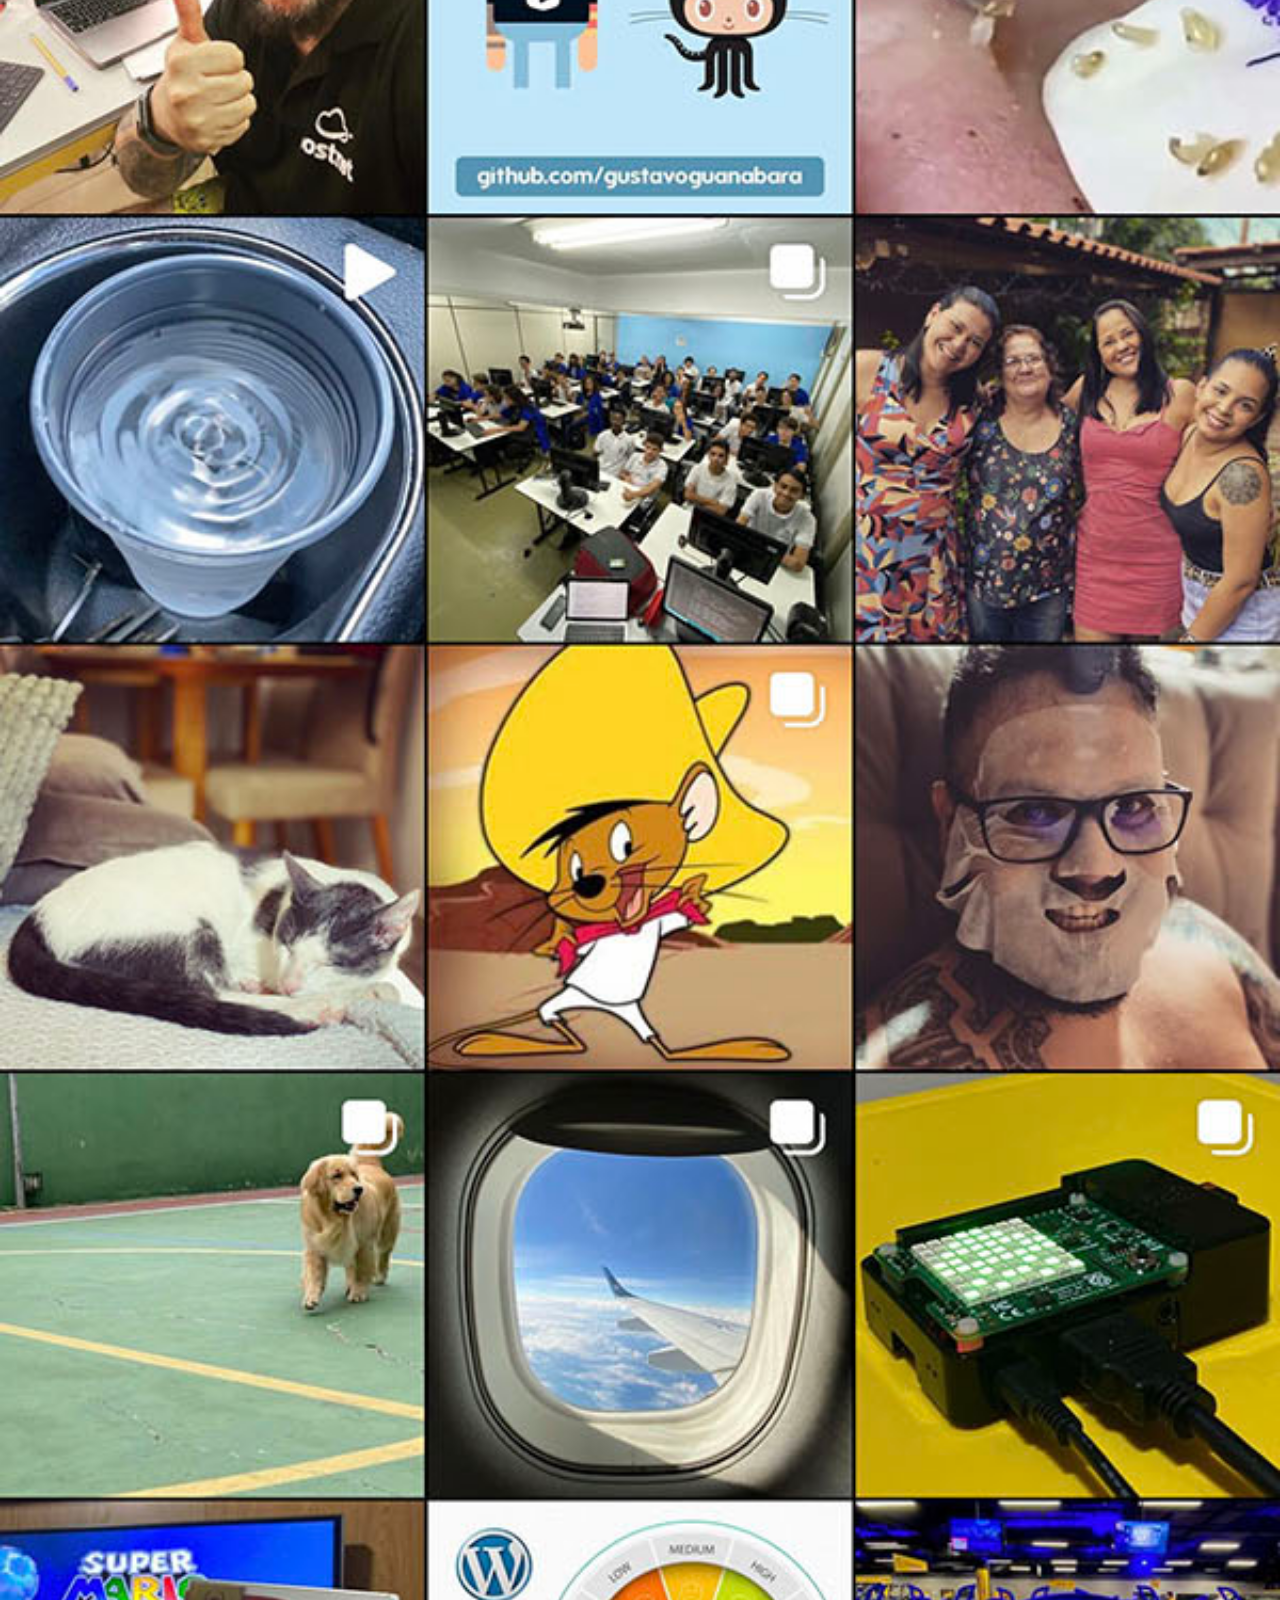
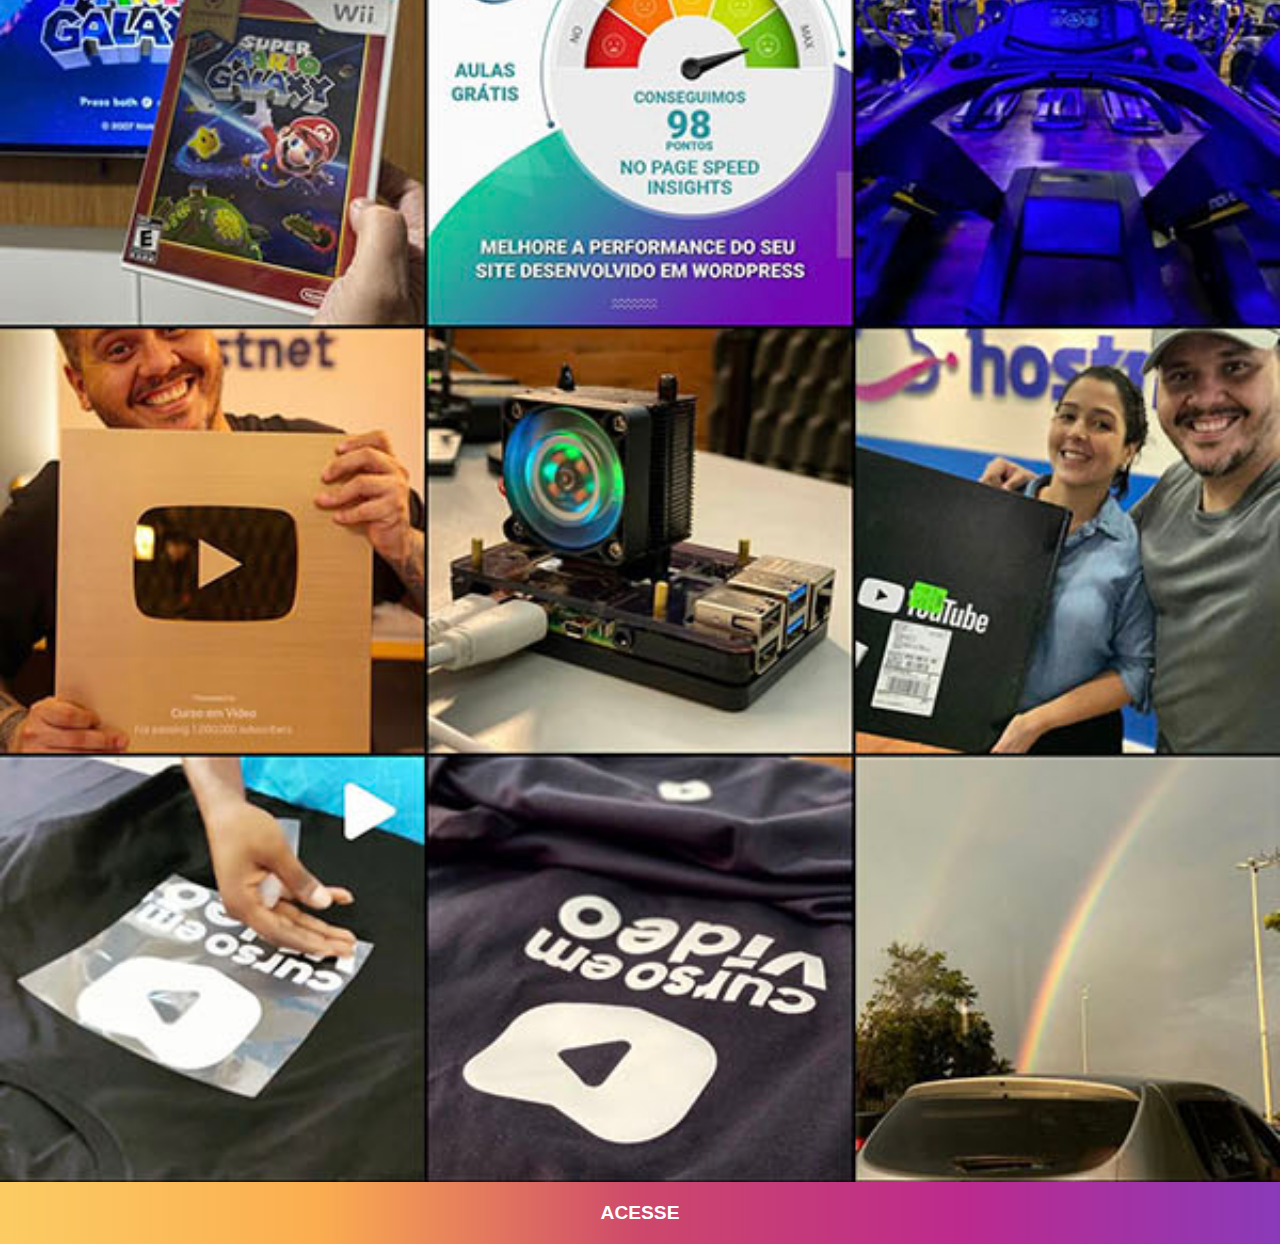
<file: instagram.html>
<!DOCTYPE html>
<html lang="pt-br">
<head>
    <meta charset="UTF-8">
    <meta http-equiv="X-UA-Compatible" content="IE=edge">
    <meta name="viewport" content="width=device-width, initial-scale=1.0">
    <title>Instagram</title>
    <style>

        * {
            margin: 0;
            padding: 0;
            font-family: Arial, Helvetica, sans-serif;
        }

        ::-webkit-scrollbar {
            width: 0px;
            height: 0px;
        }

        img {
            display: block;
            width: 100%;
        }

        a {
            display: block;
            background: linear-gradient(to right, #fccc63, #fbad50, #cd486b, #bc2a8d, #8a3ab9);
            padding: 20px;
            text-align: center;
            text-decoration: none;
            color: white;
            font-weight: bolder;
            font-size: 1.2em;
        }

        a:hover {
            background-color: #black;
        }

    </style>
</head>
<body>
    <img src="imagens/tela-instagram.jpg" alt="Instagram">
    <a href="https://www.instagram.com/gustavoguanabara/?hl=en" target="_blank">ACESSE</a>
</body>
</html>
</file>
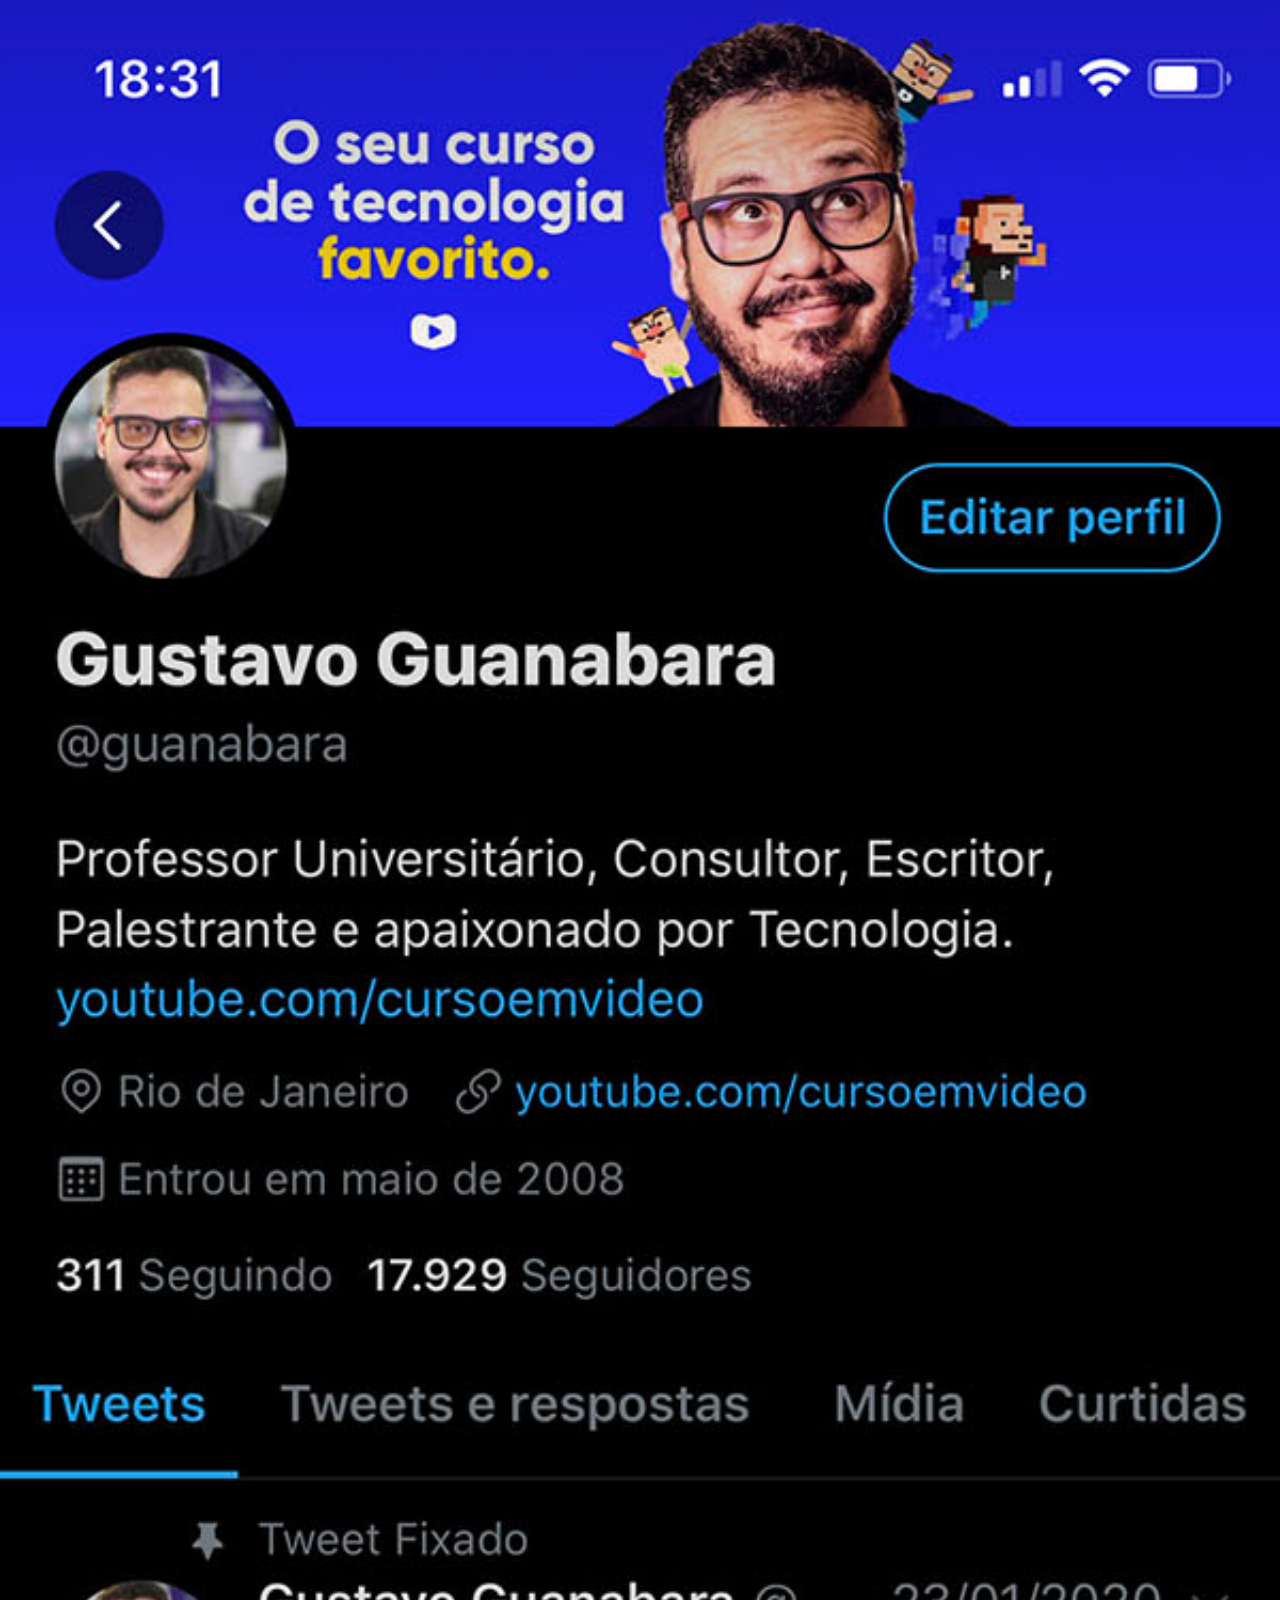
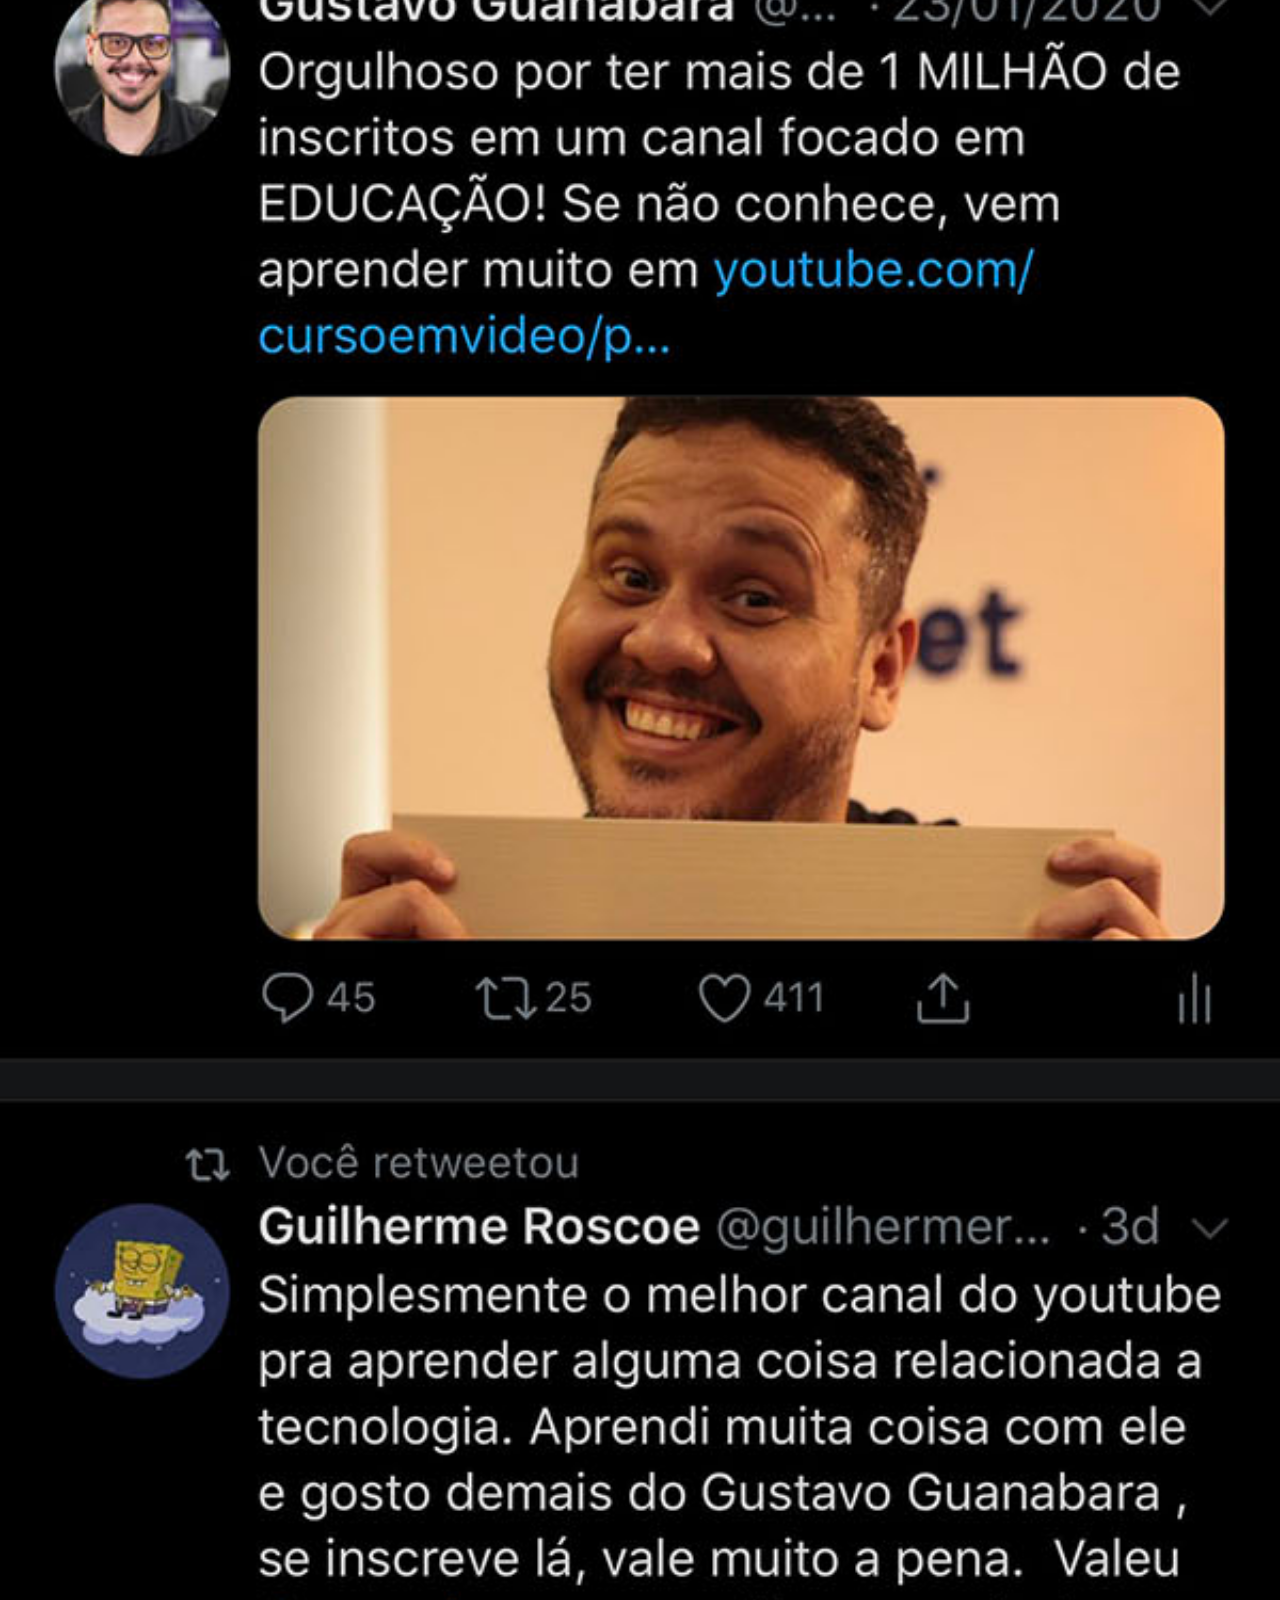
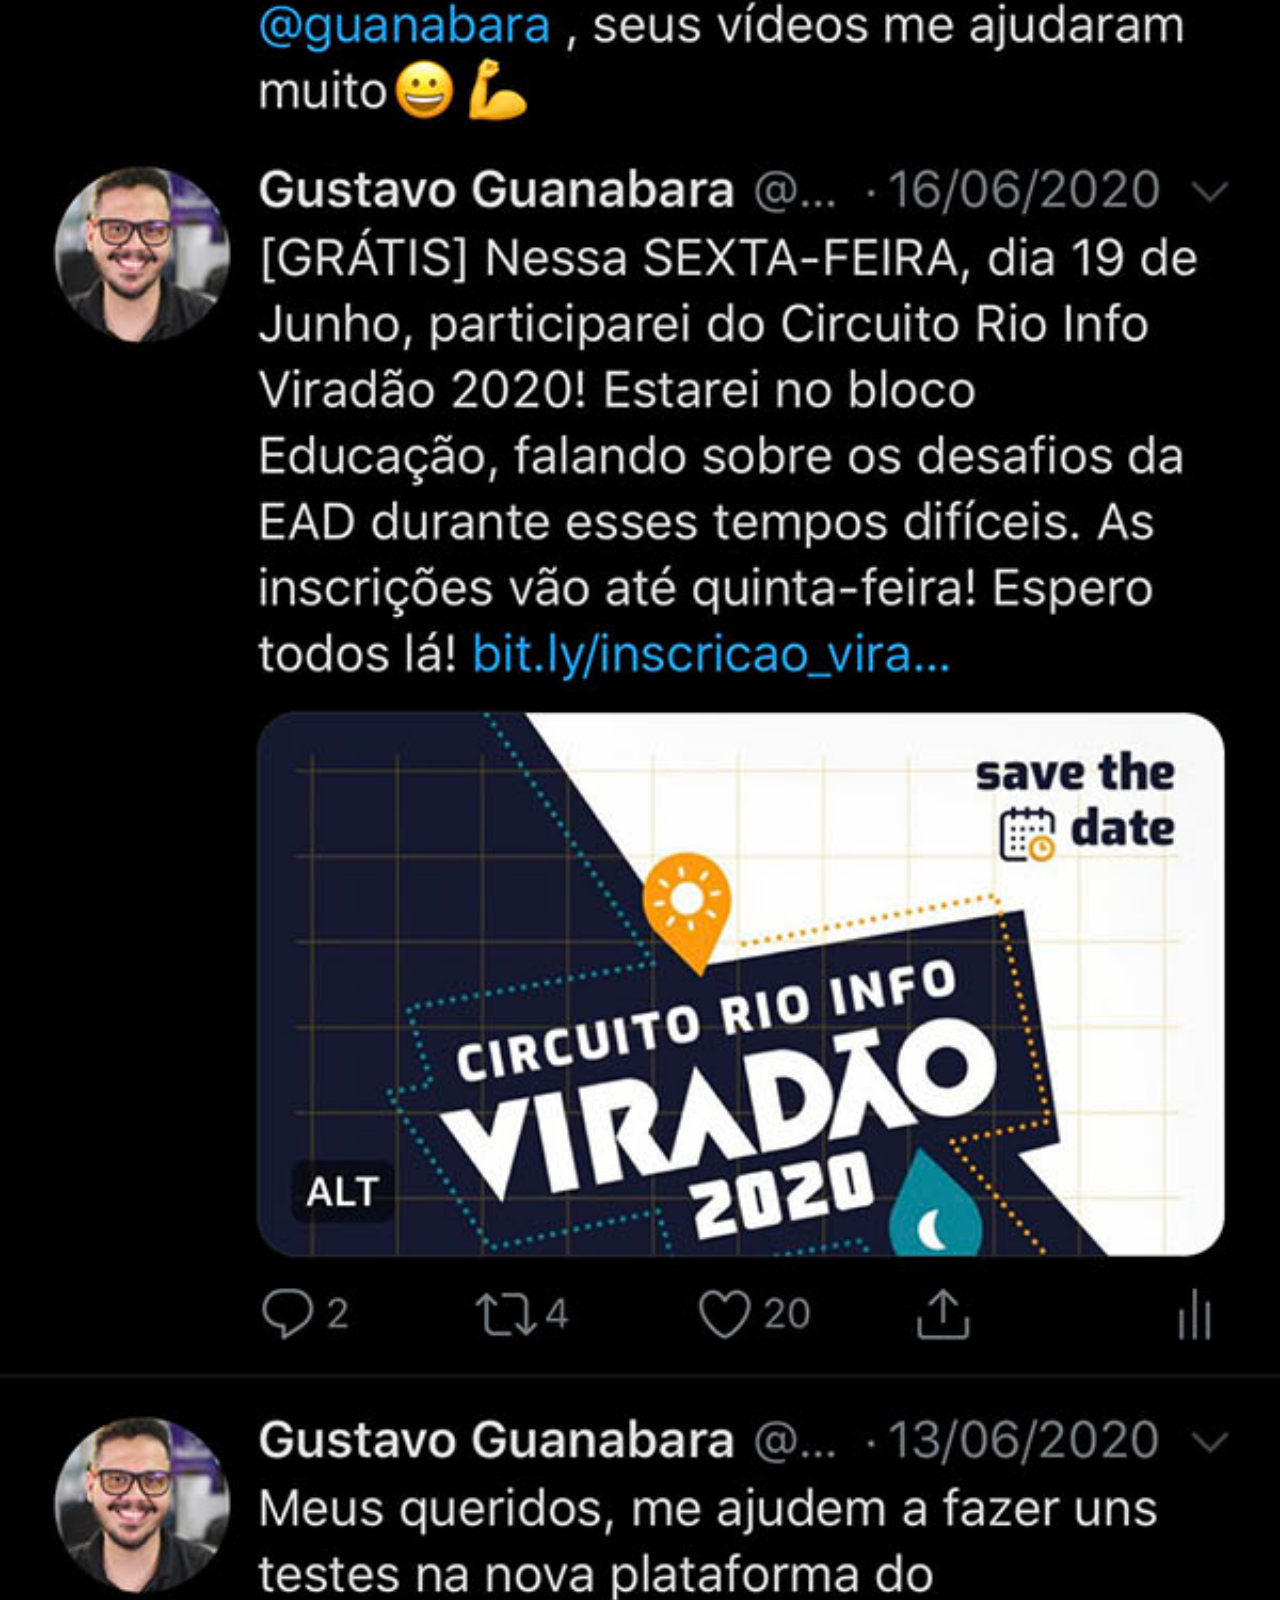
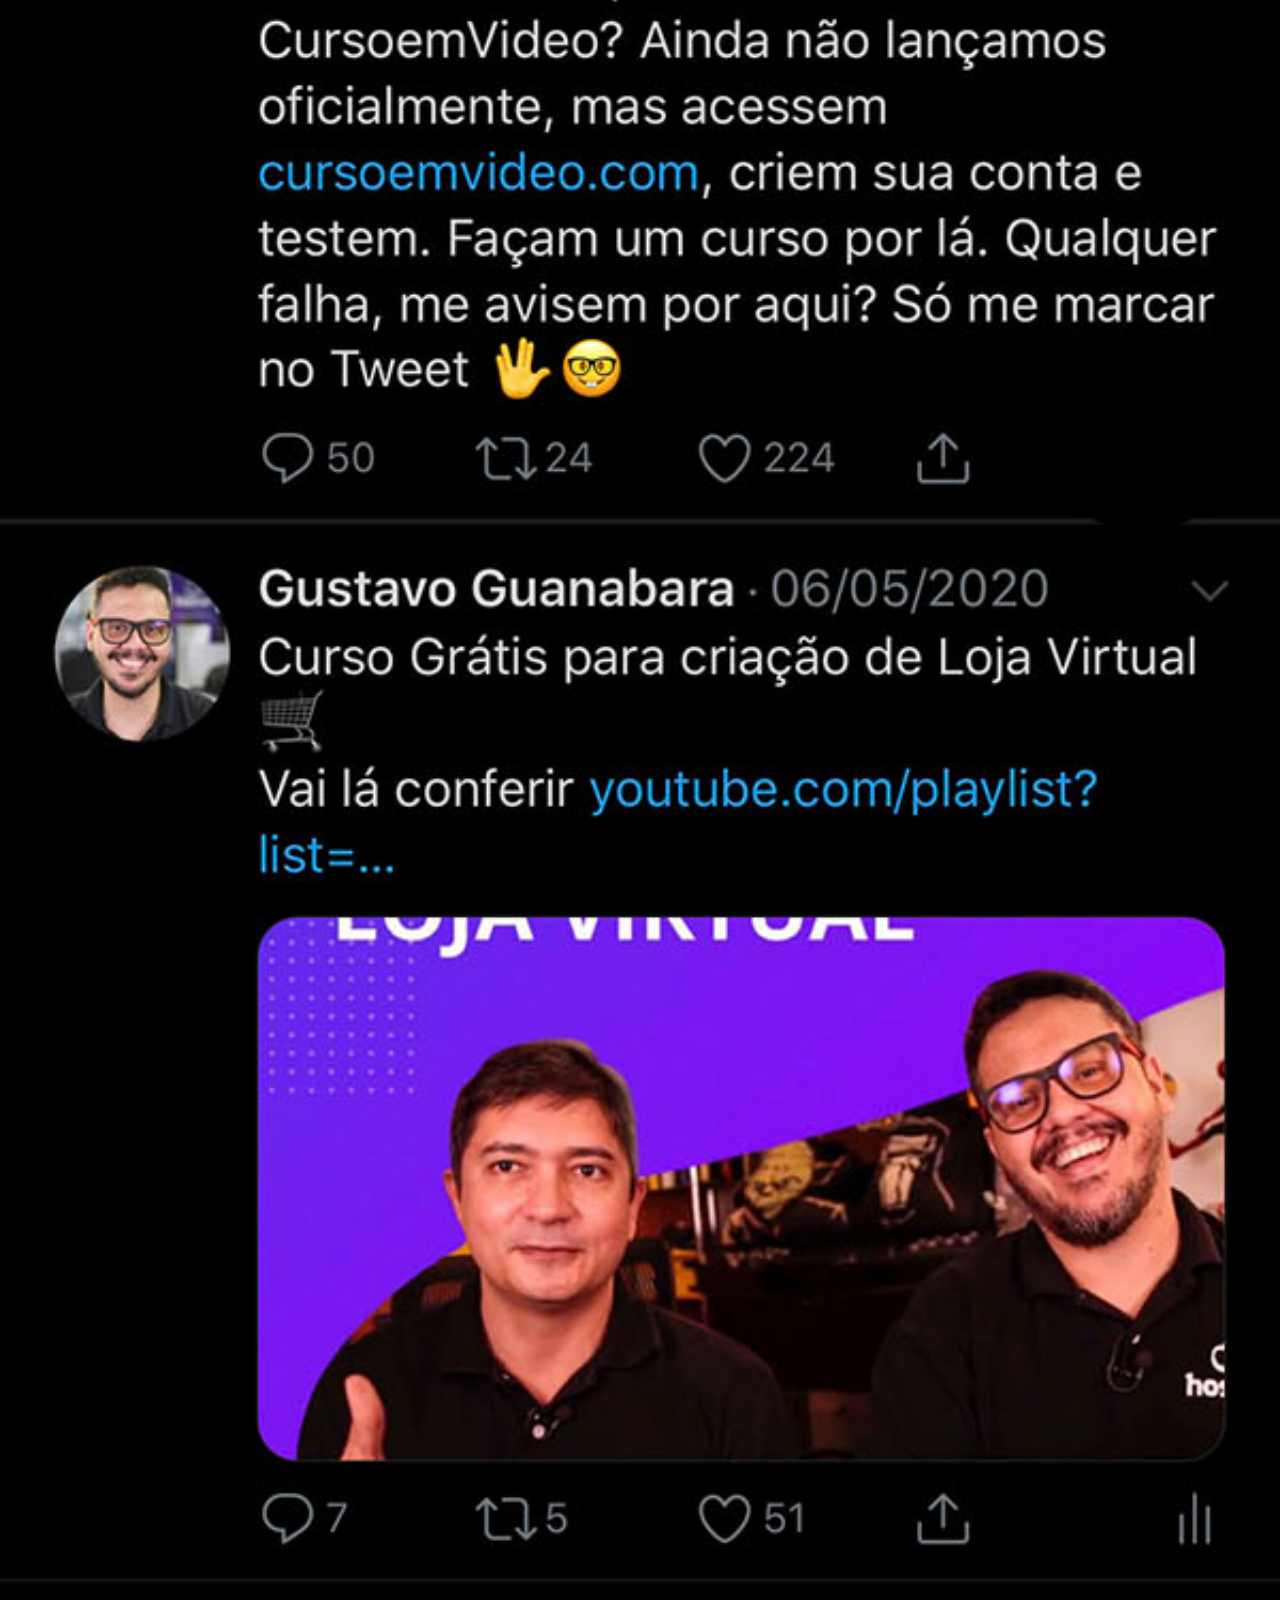
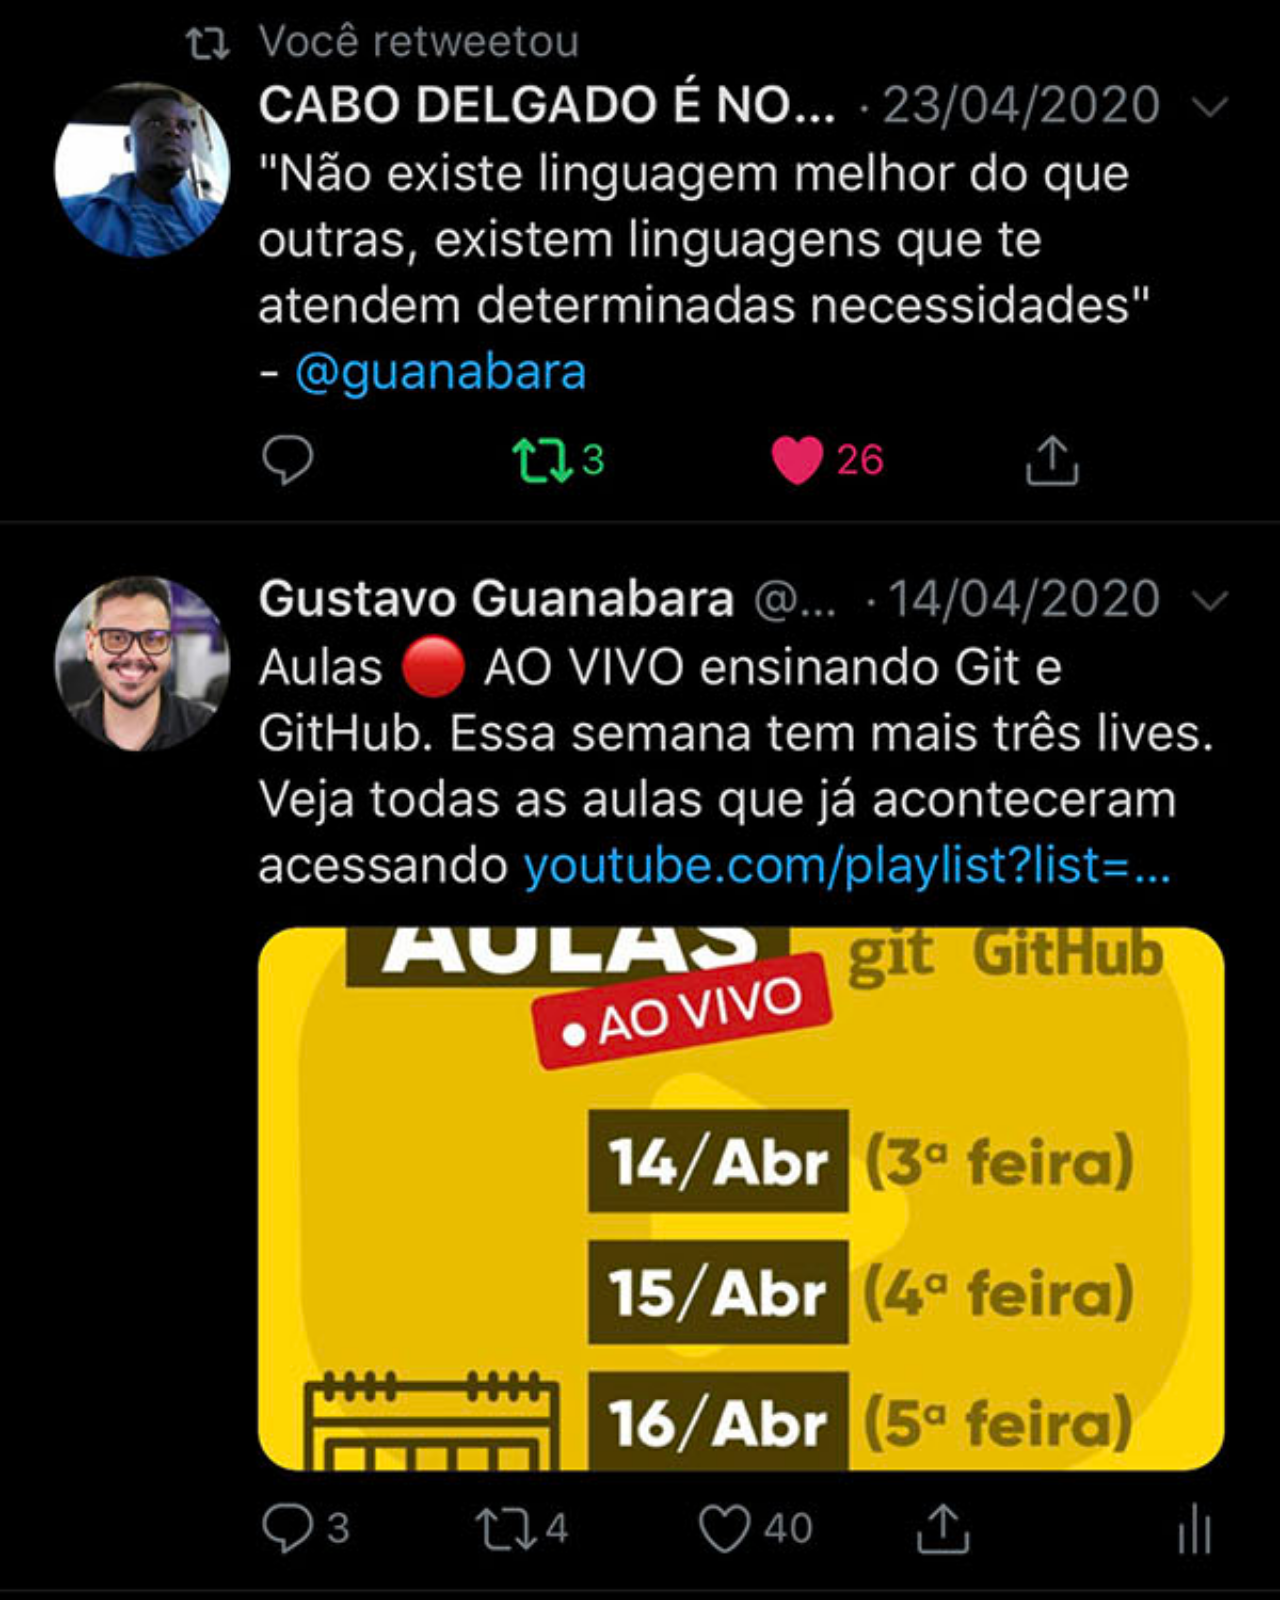
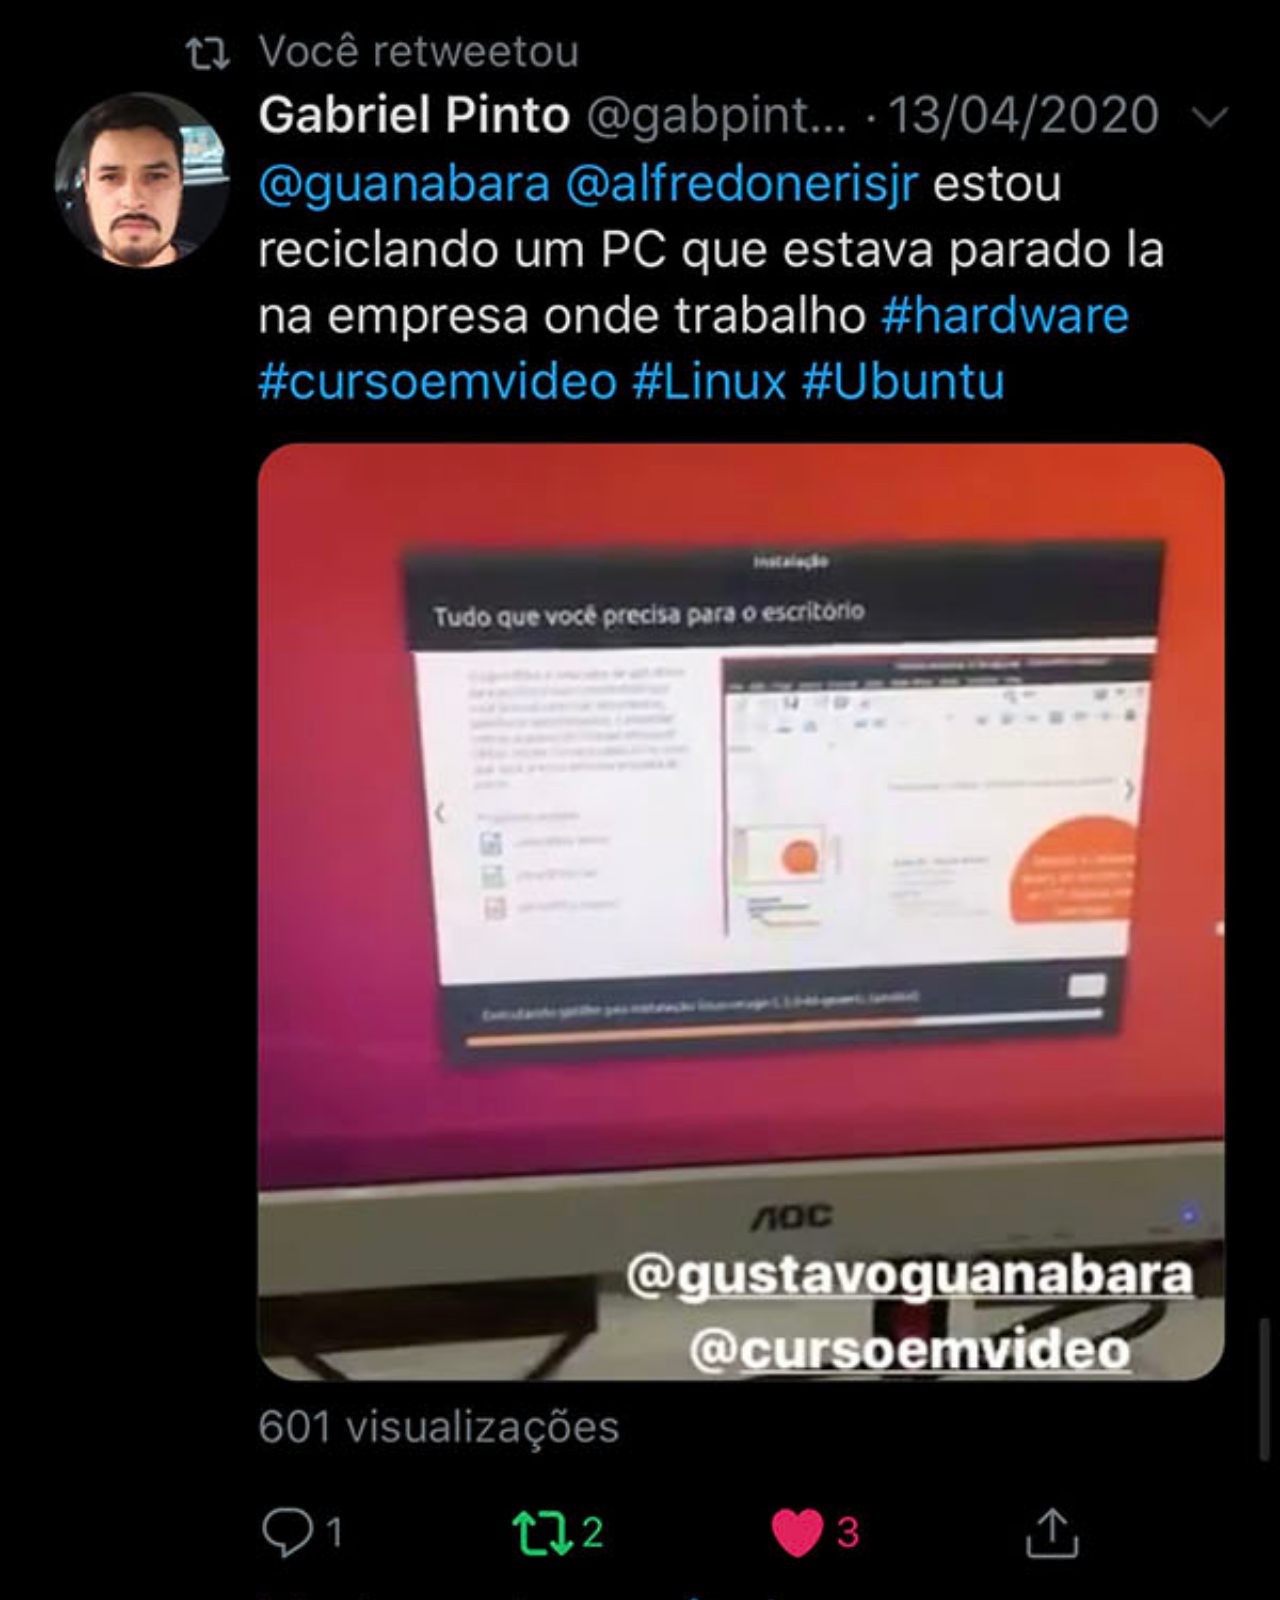
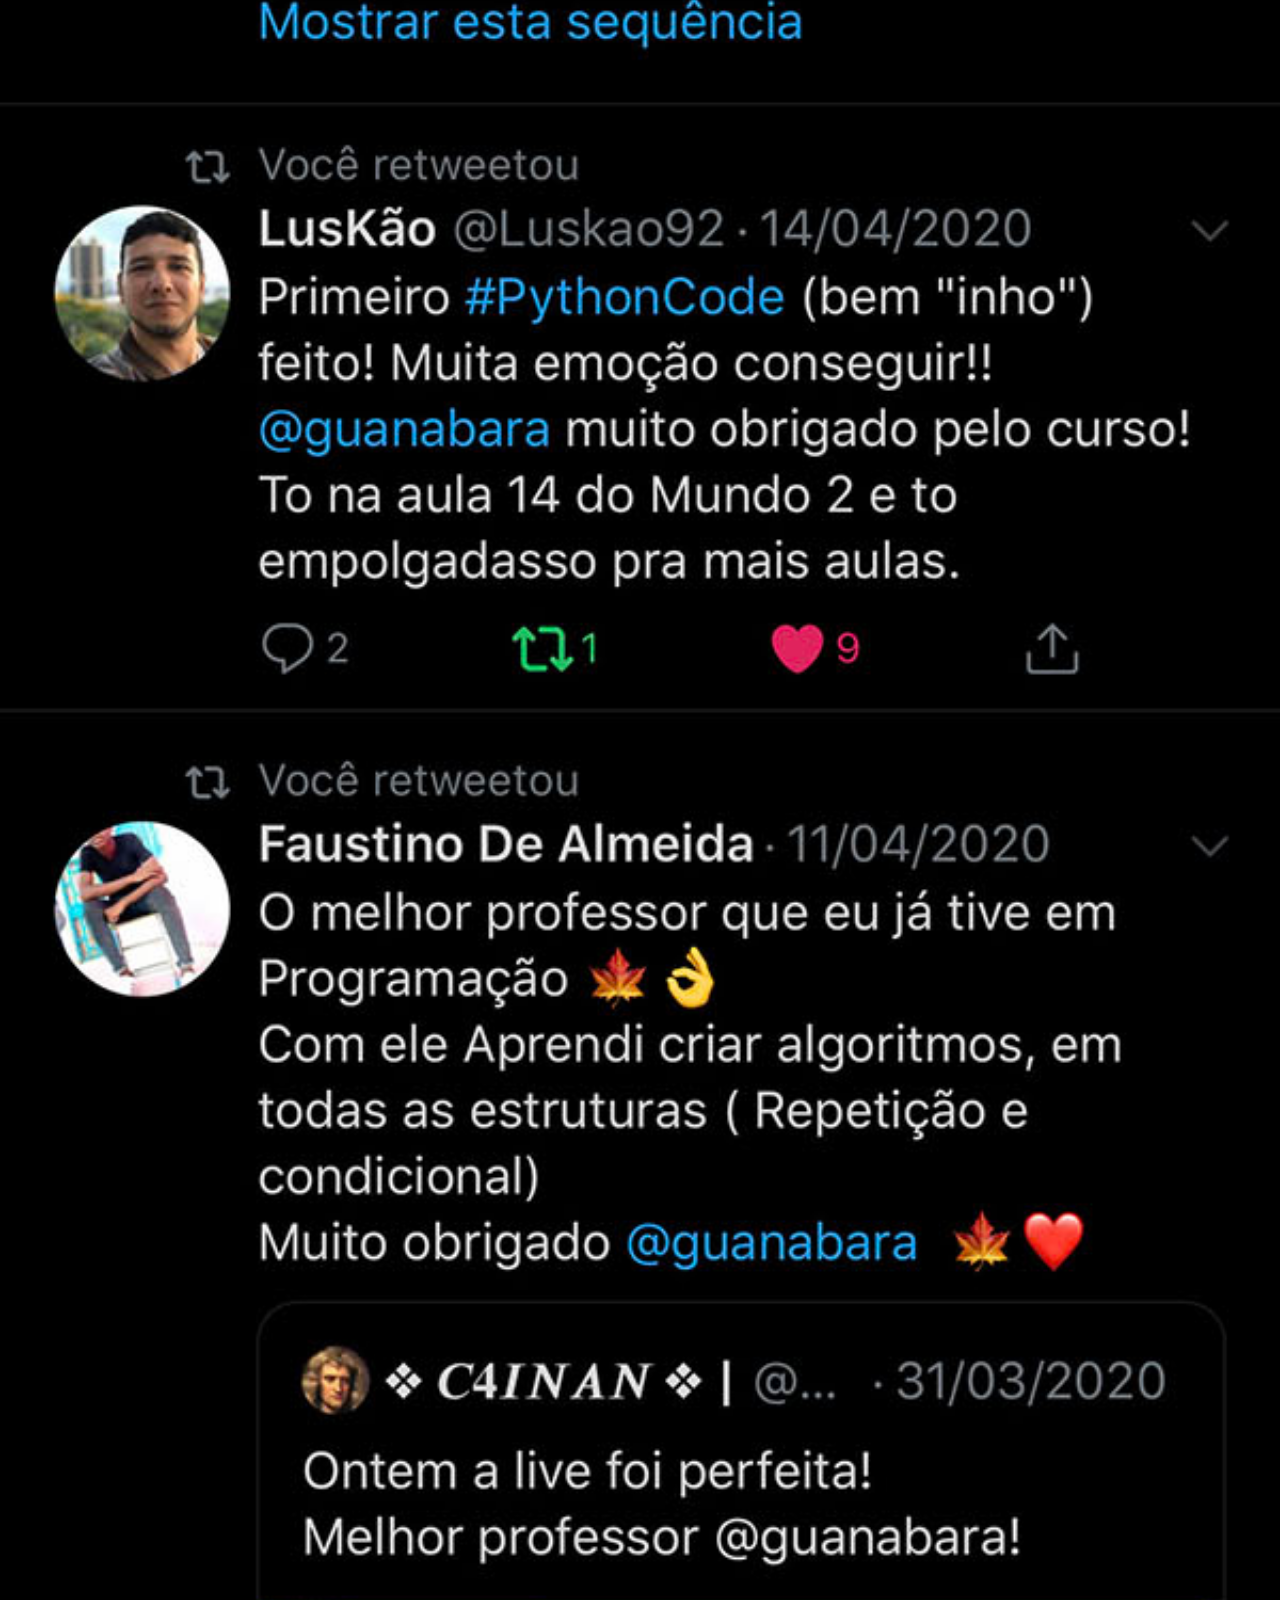
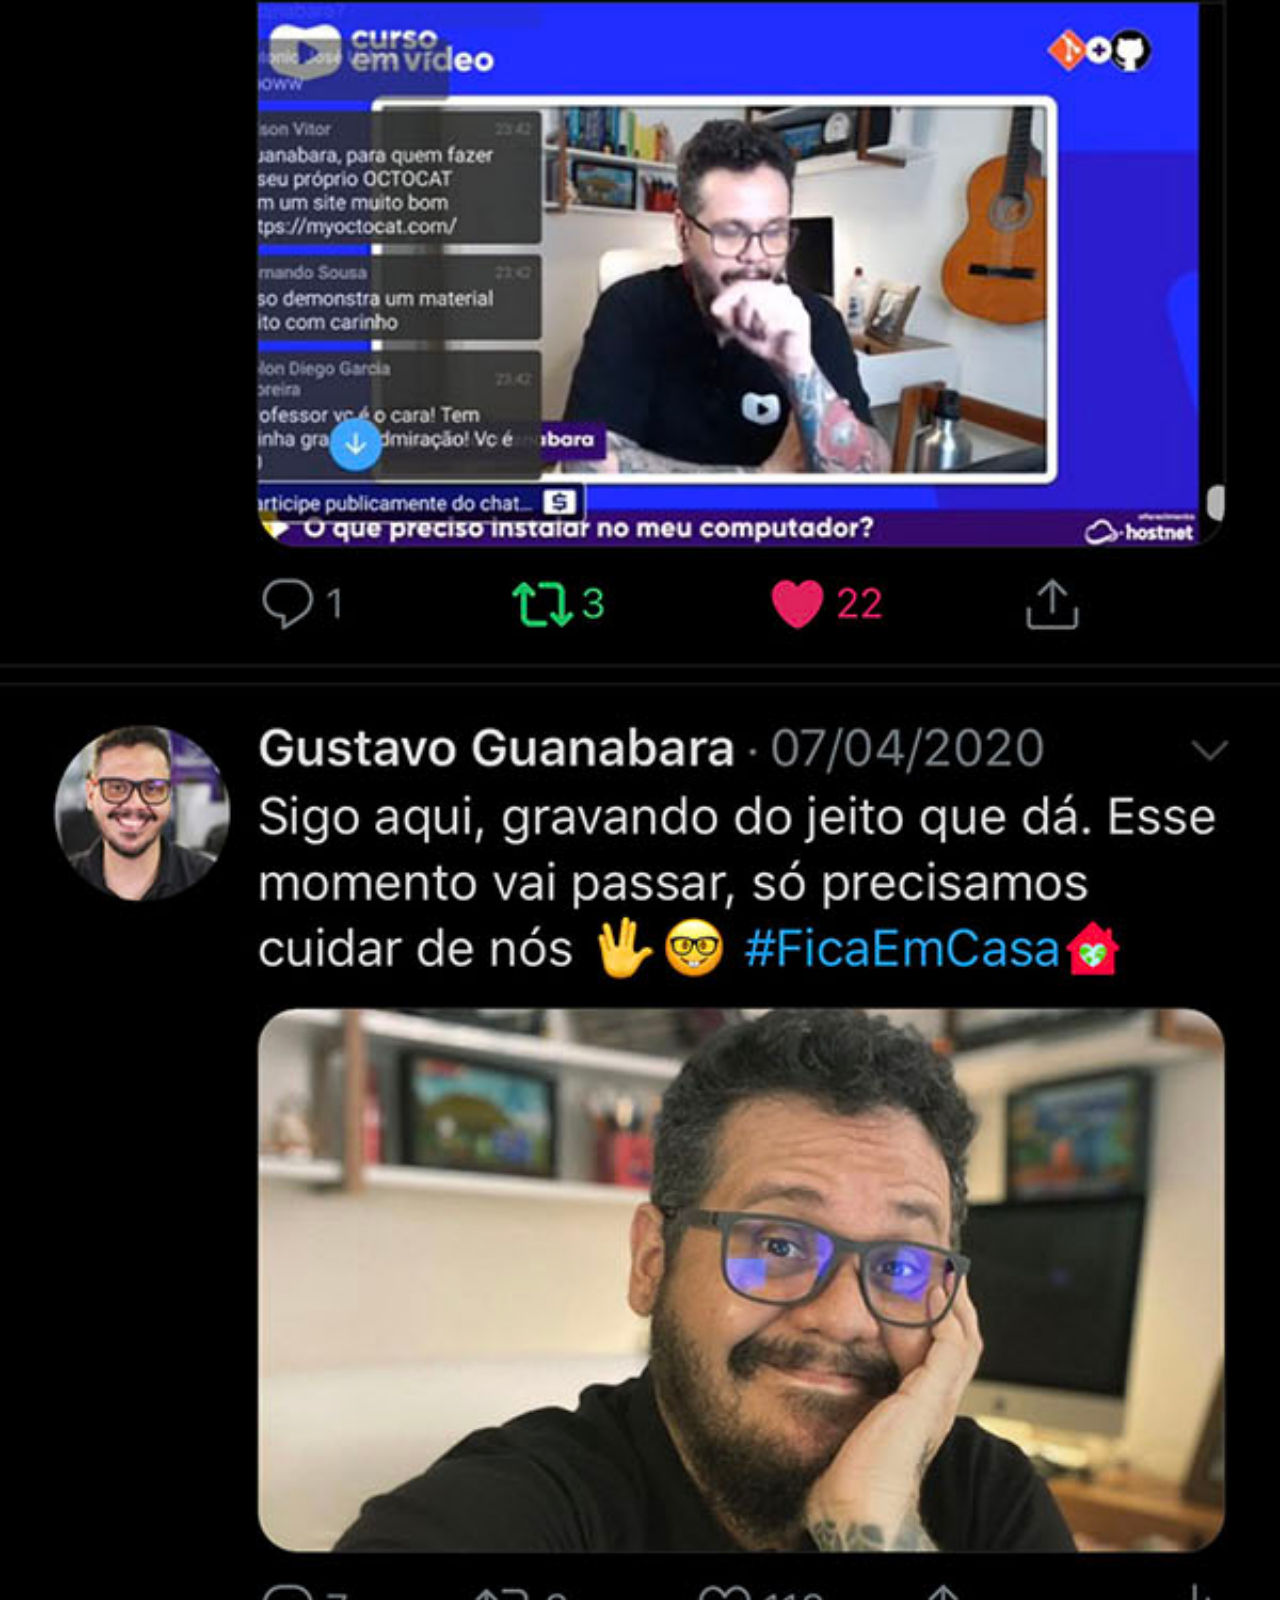
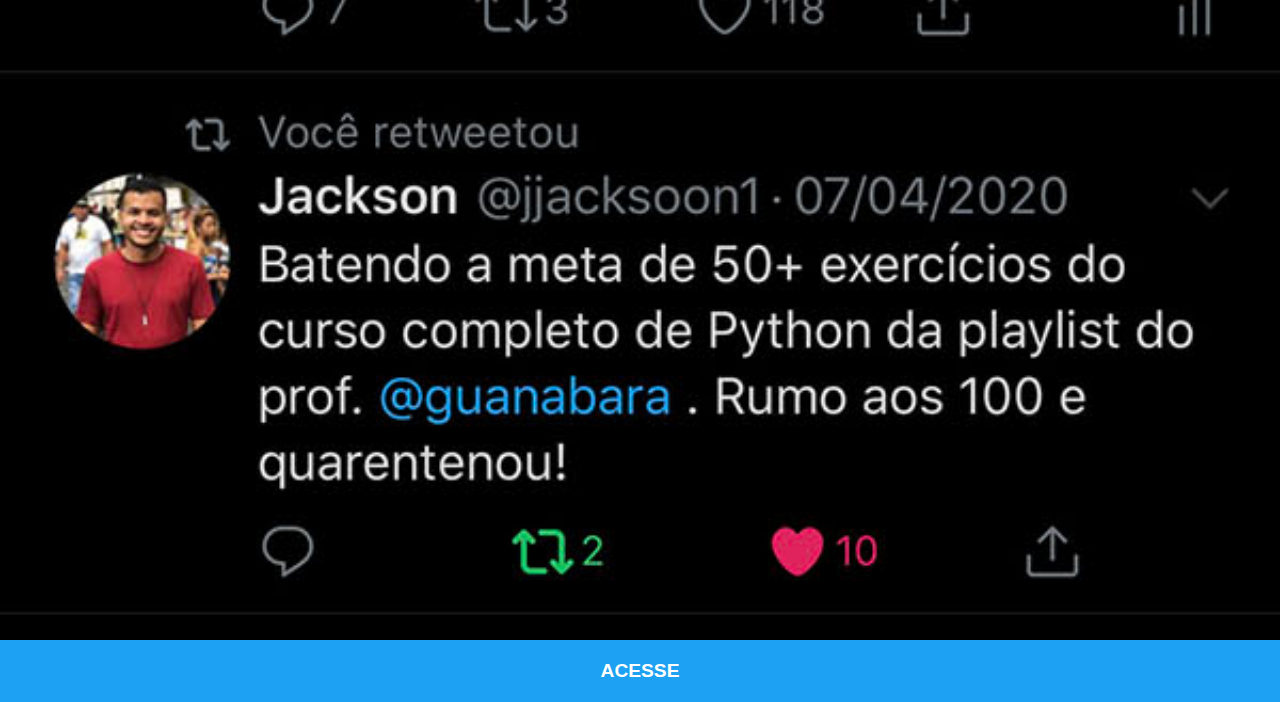
<file: twitter.html>
<!DOCTYPE html>
<html lang="pt-br">
<head>
    <meta charset="UTF-8">
    <meta http-equiv="X-UA-Compatible" content="IE=edge">
    <meta name="viewport" content="width=device-width, initial-scale=1.0">
    <title>Twitter</title>
    <style>

        * {
            margin: 0;
            padding: 0;
            font-family: Arial, Helvetica, sans-serif;
        }

        ::-webkit-scrollbar {
            width: 0px;
            height: 0px;
        }

        img {
            display: block;
            width: 100%;
        }

        a {
            display: block;
            background-color: #1DA1F2;
            padding: 20px;
            text-align: center;
            text-decoration: none;
            color: white;
            font-weight: bolder;
            font-size: 1.2em;
        }

        a:hover {
            background-color: #657786;
        }

    </style>
</head>
<body>
    <img src="imagens/tela-twitter.jpg" alt="Twitter">
    <a href="https://twitter.com/guanabara" target="_blank">ACESSE</a>
</body>
</html>
</file>
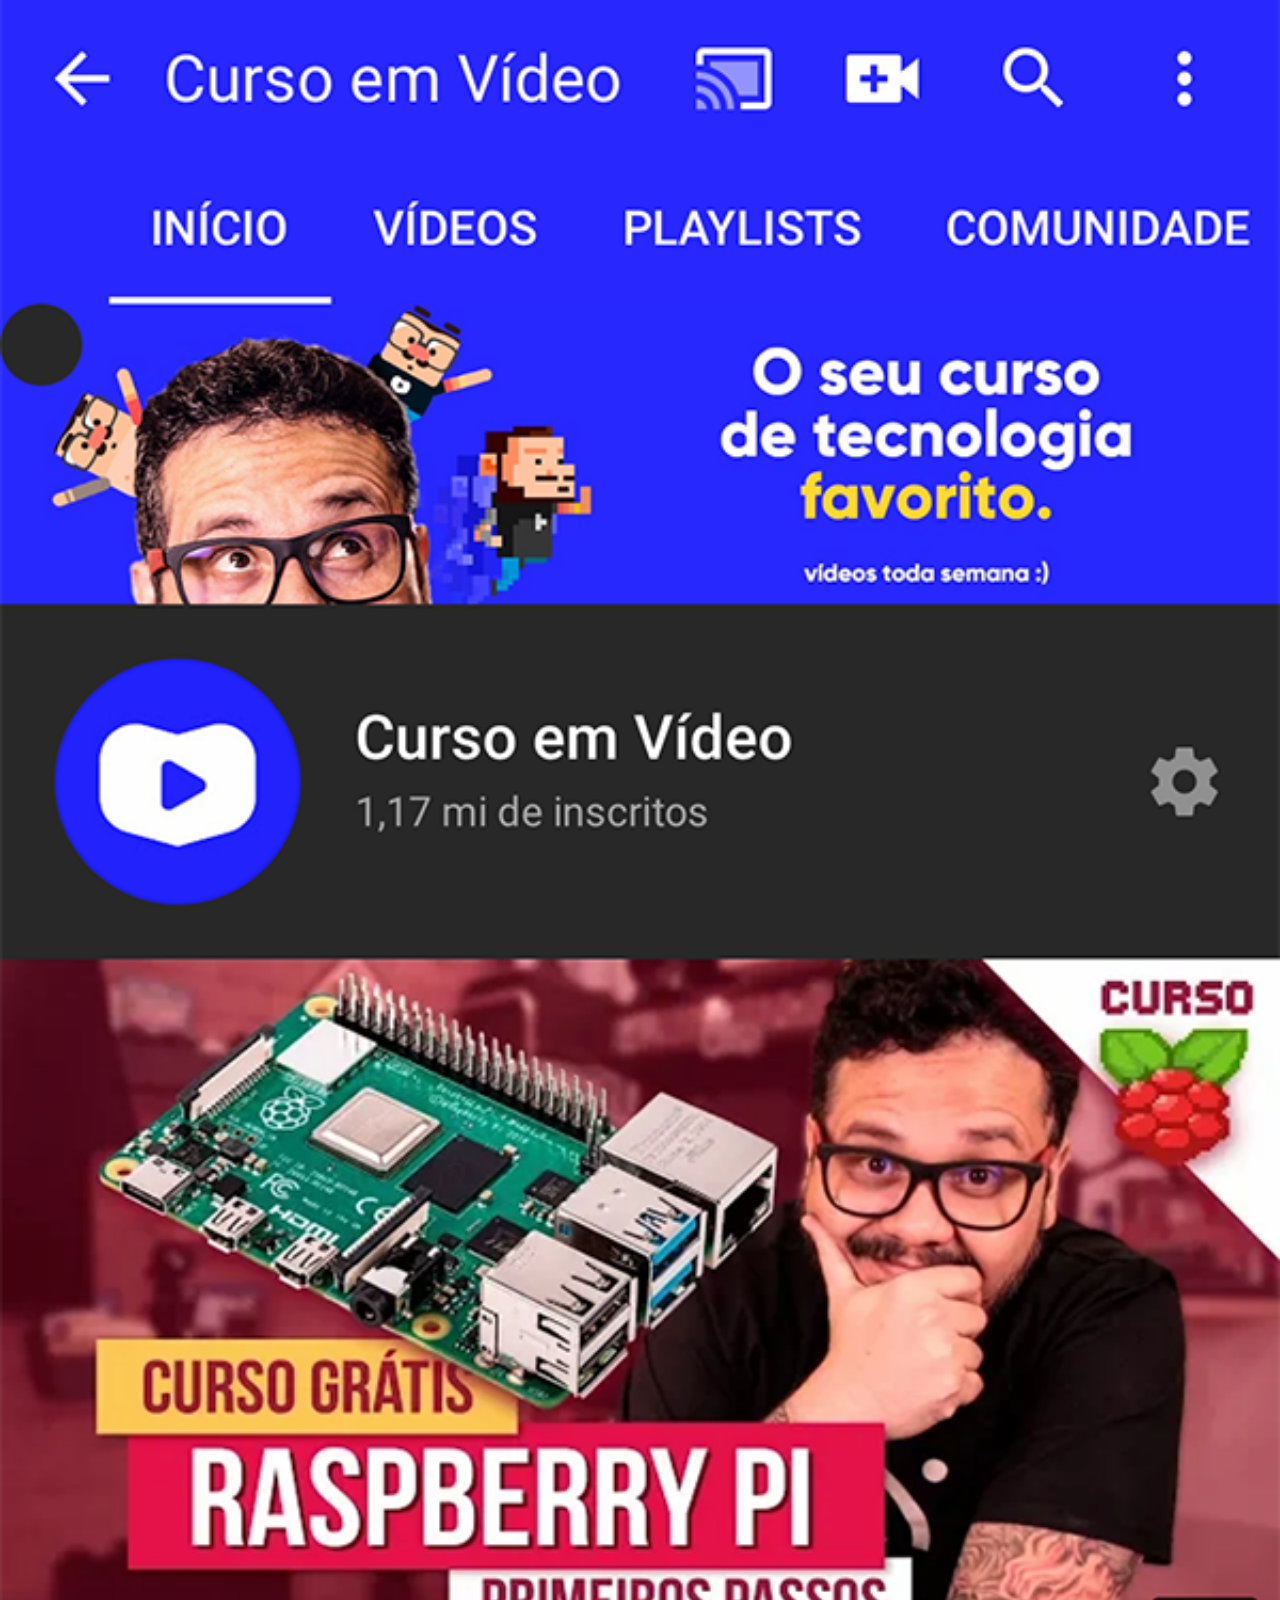
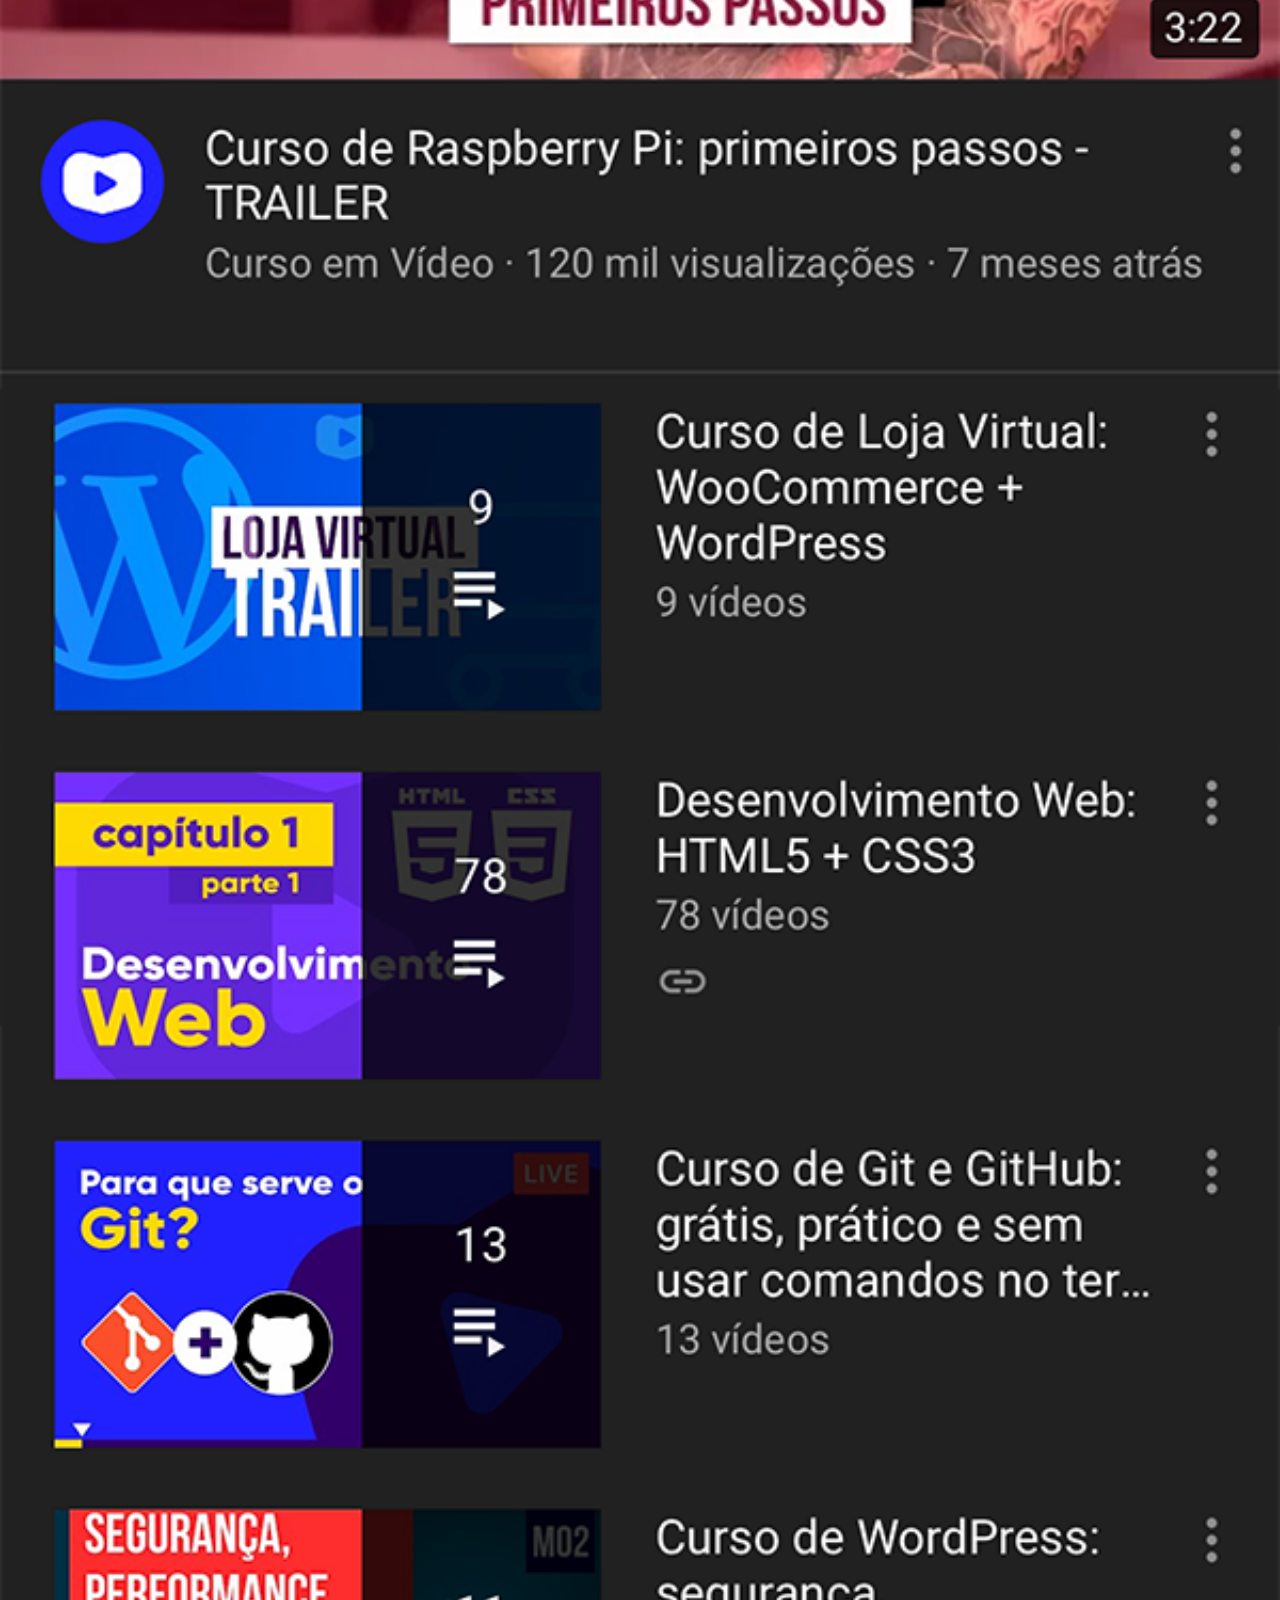
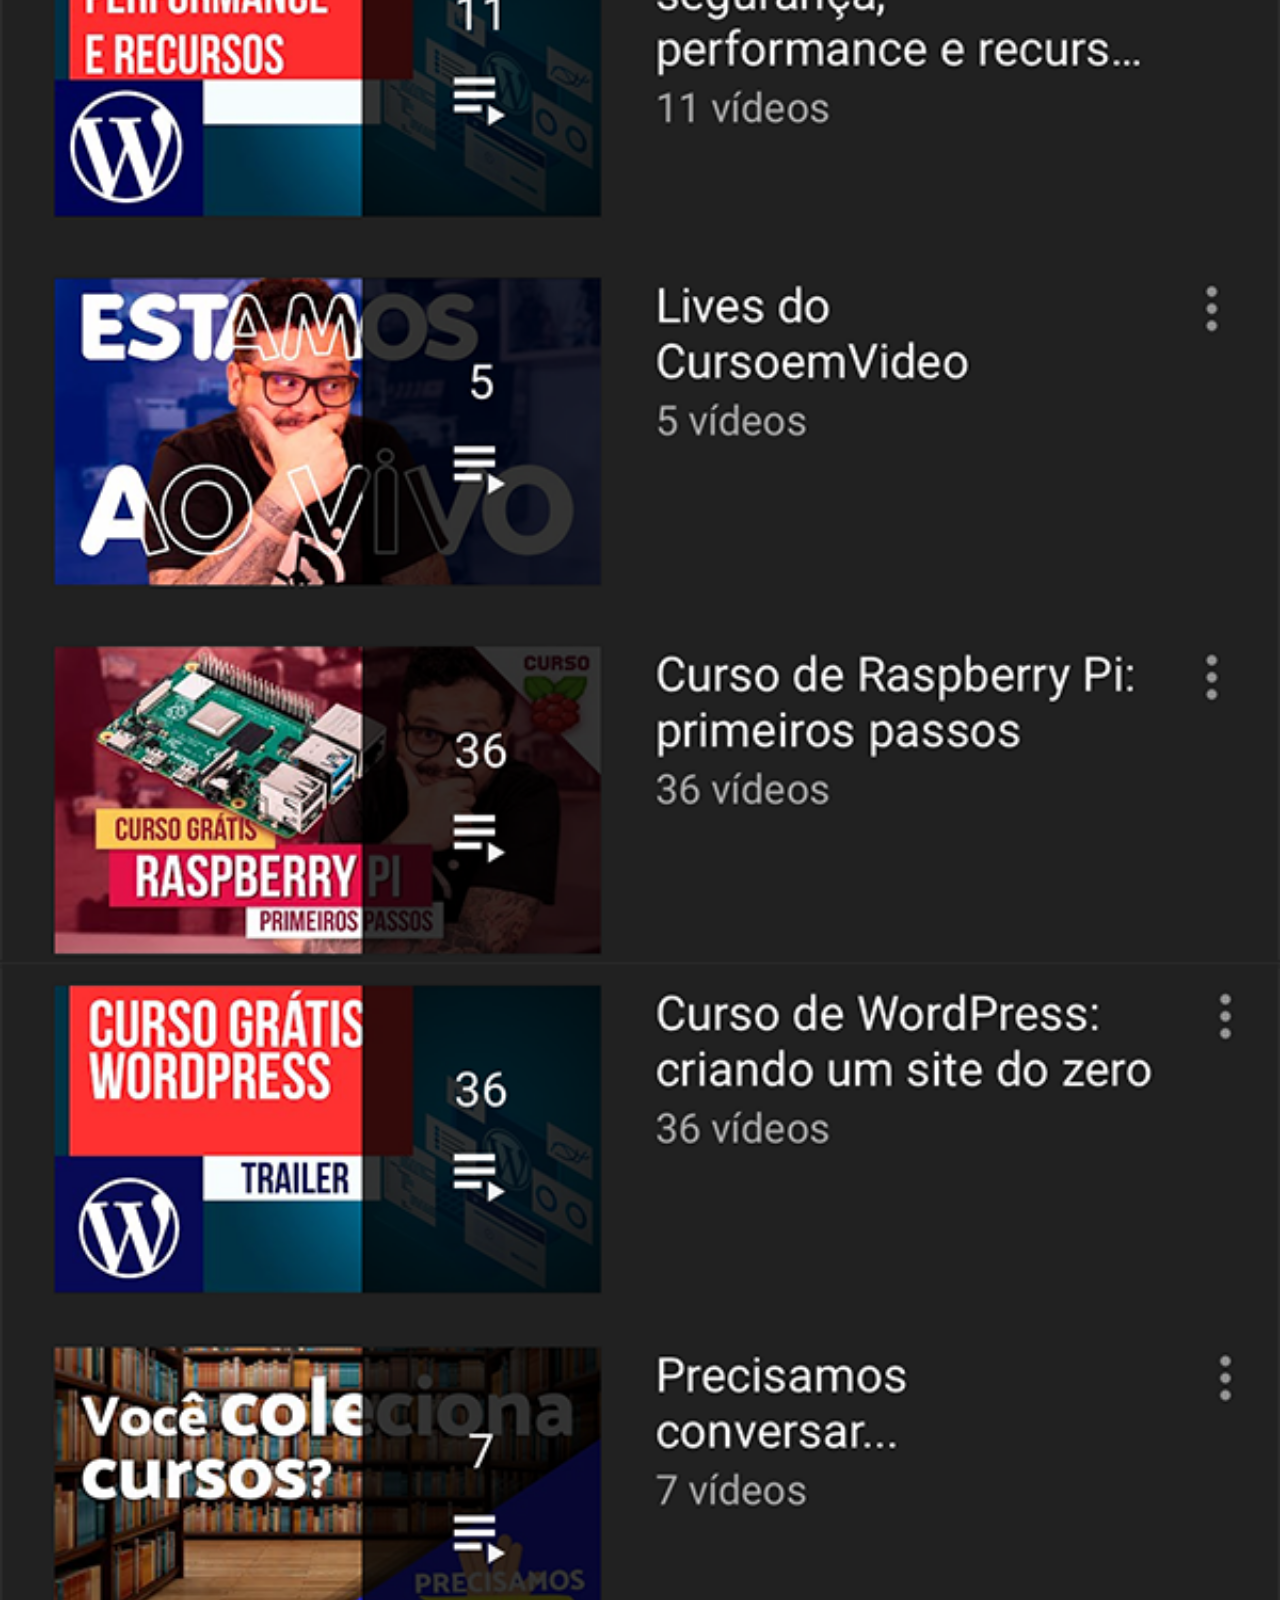
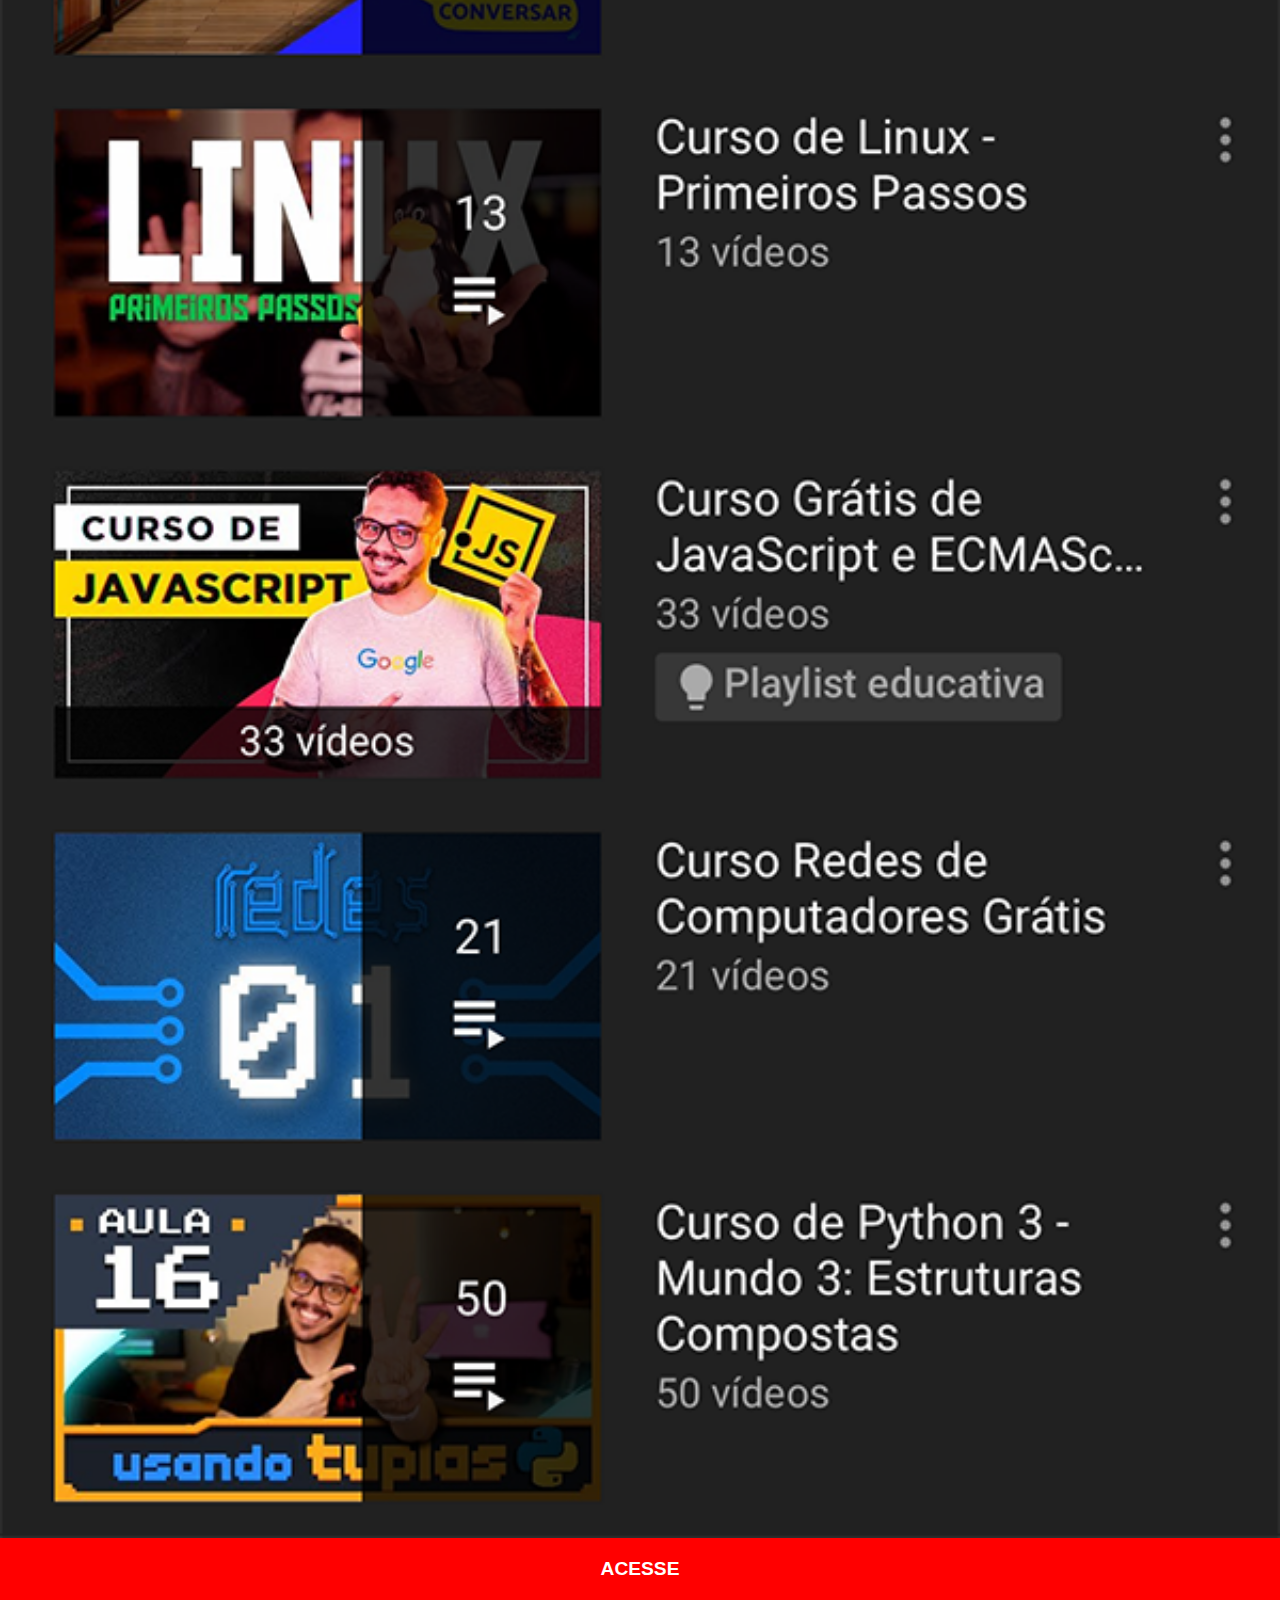
<file: youtube.html>
<!DOCTYPE html>
<html lang="pt-br">
<head>
    <meta charset="UTF-8">
    <meta http-equiv="X-UA-Compatible" content="IE=edge">
    <meta name="viewport" content="width=device-width, initial-scale=1.0">
    <title>Youtube</title>
    <style>

        * {
            margin: 0;
            padding: 0;
            font-family: Arial, Helvetica, sans-serif;
        }

        ::-webkit-scrollbar {
            width: 0px;
            height: 0px;
        }

        img {
            display: block;
            width: 100%;
        }

        a {
            display: block;
            background-color: #FF0000;
            padding: 20px;
            text-align: center;
            text-decoration: none;
            color: white;
            font-weight: bolder;
            font-size: 1.2em;
        }

        a:hover {
            background-color: 	#212121;
        }

    </style>
</head>
<body>
    <img src="imagens/tela-youtube.png" alt="Youtube">
    <a href="https://www.youtube.com/@CursoemVideo/playlists" target="_blank">ACESSE</a>
</body>
</html>
</file>
<file: estilos/style.css>
@charset "UTF-8";

* {
    margin: 0;
    padding: 0;
}

html, body {
    height: 100vh;
    width: 100vw;
    background-color: white;
    font-family: Arial, Helvetica, sans-serif;
}

body {
    height: 100vh;
    background: url(../imagens/fundo-madeira.jpg) no-repeat fixed center top;
    background-size: cover;
}

main {
    position: relative;
    height: 100vh;
}

section#phone {
    position: absolute;
    top: 50%;
    left: 50%;
    transform: translate(-50%, -50%);

    width: 311px;
    height: 627px;
    background: url(../imagens/frame-iphone.png) no-repeat;
}

#tela {
    position: relative;
    top: 81px;
    left: 22px;
    height: 471px;
    width: 267px;
}

#socialmedia {
    float: right;
}

#socialmedia img {
    display: block;
    height: 50px;
    border-radius: 50%;
    margin: 10px;
    box-shadow: 2px 2px 5px rgba(0, 0, 0, 0.408);
    box-sizing: border-box; /*faz com que a borda faça parte*/
}

#socialmedia img:hover {
    border: 2px solid rgba(255, 255, 255, 0.609);
    box-shadow: 2px 5px 10px rgba(0, 0, 0, 0.613);
    transform: translate(-3px, -3px);
    transition: transform .3s;
}
</file>
